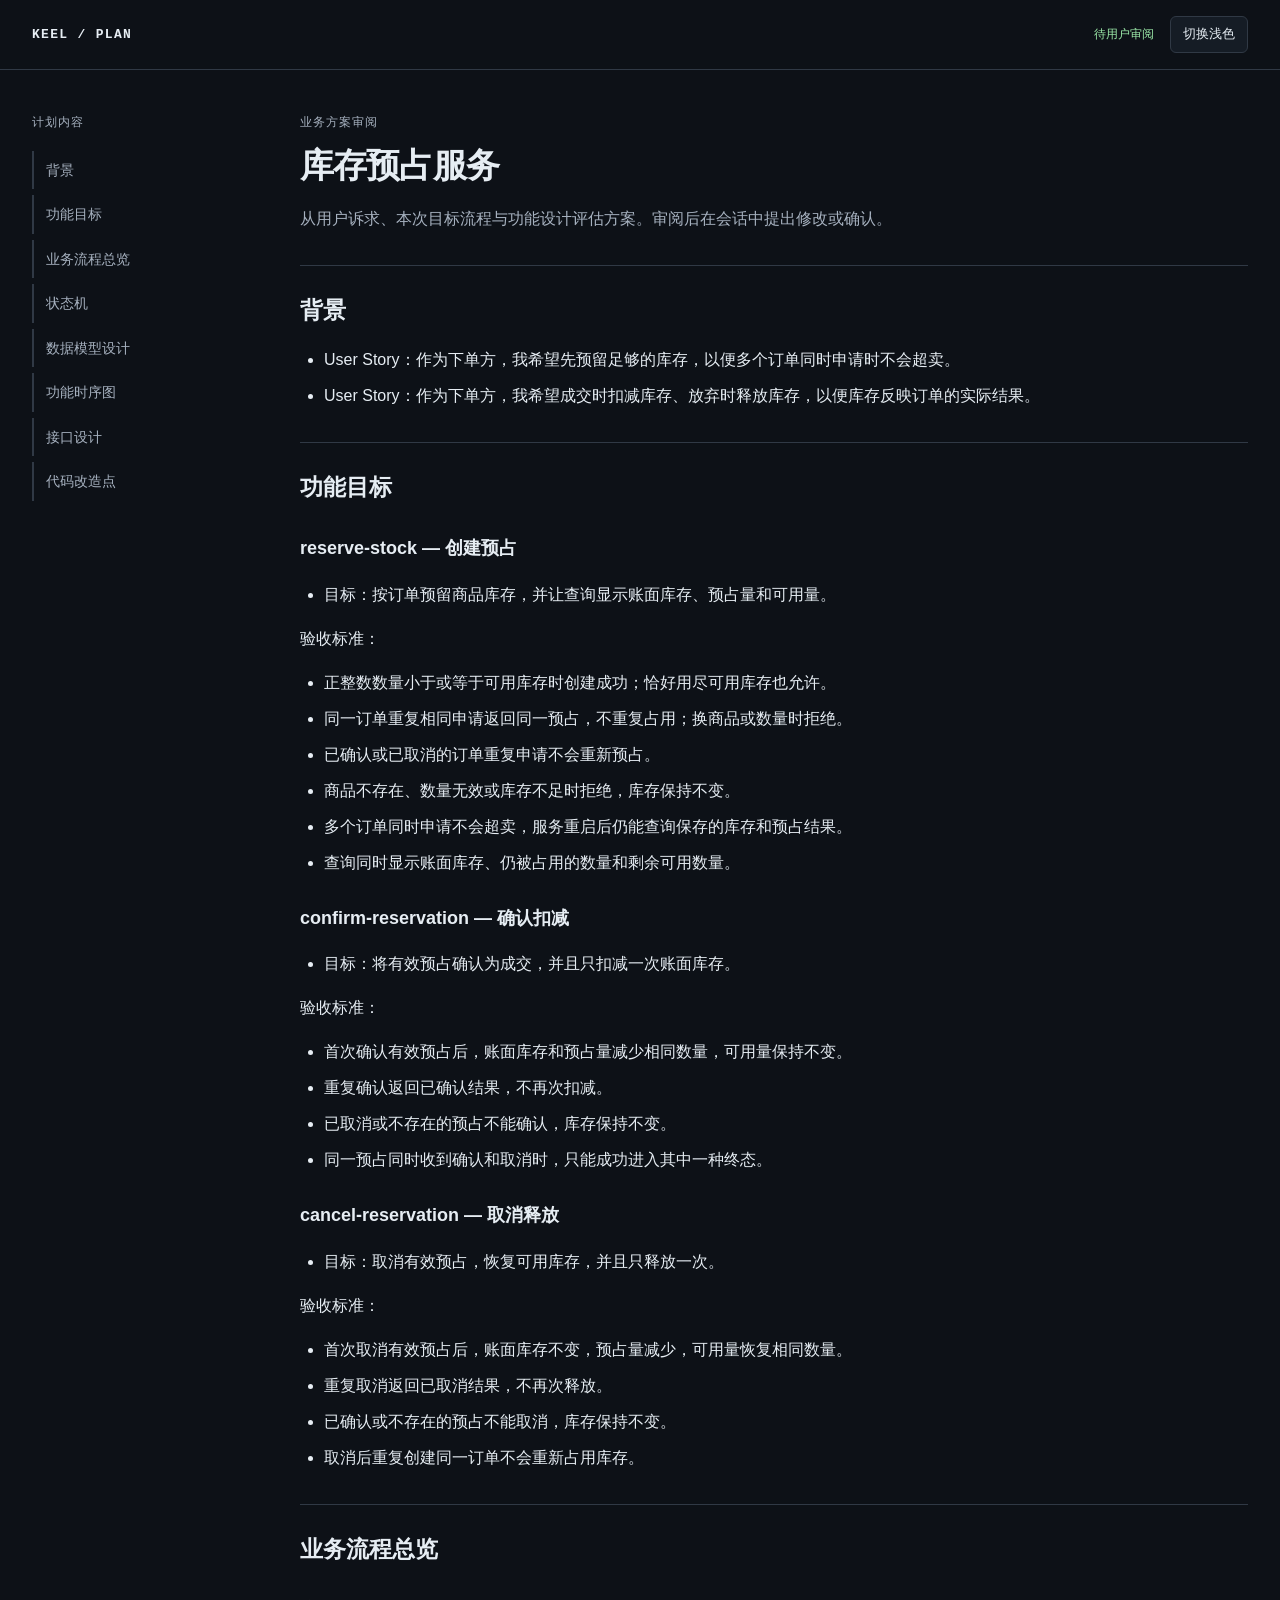
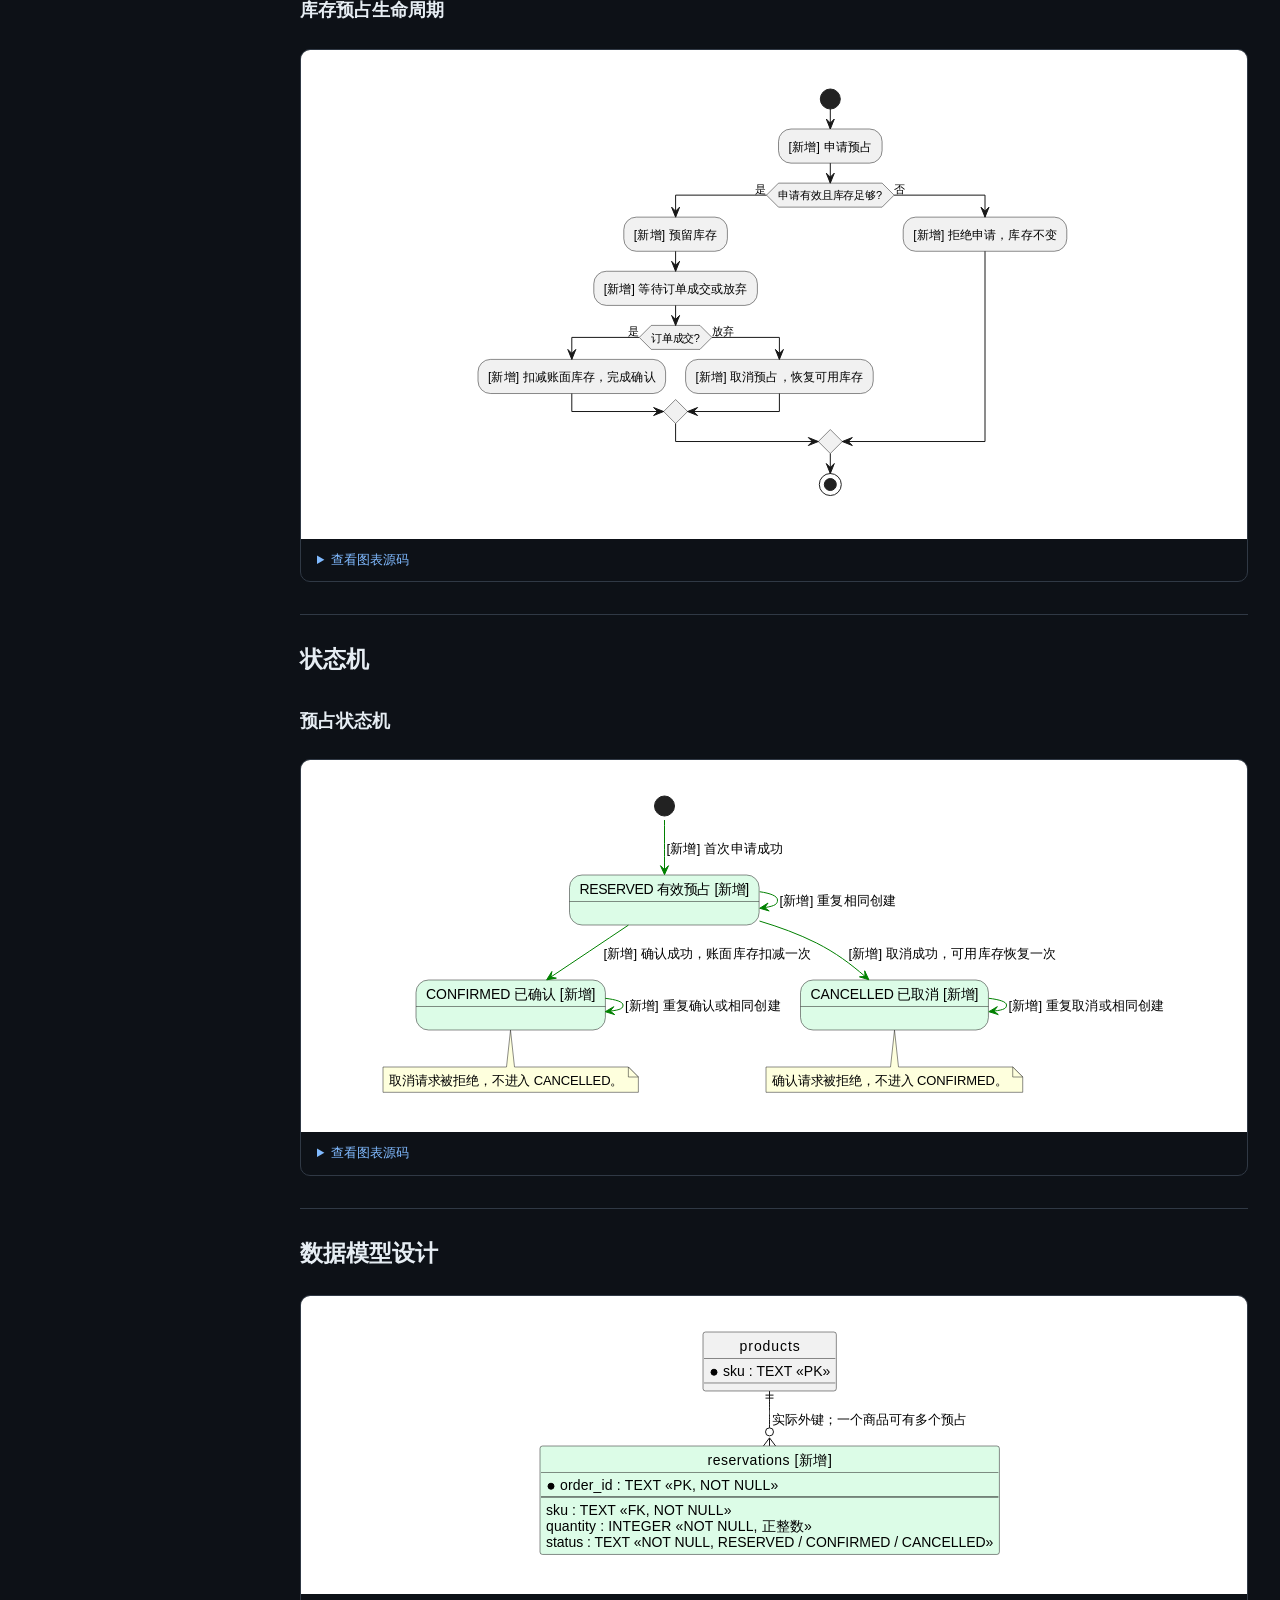
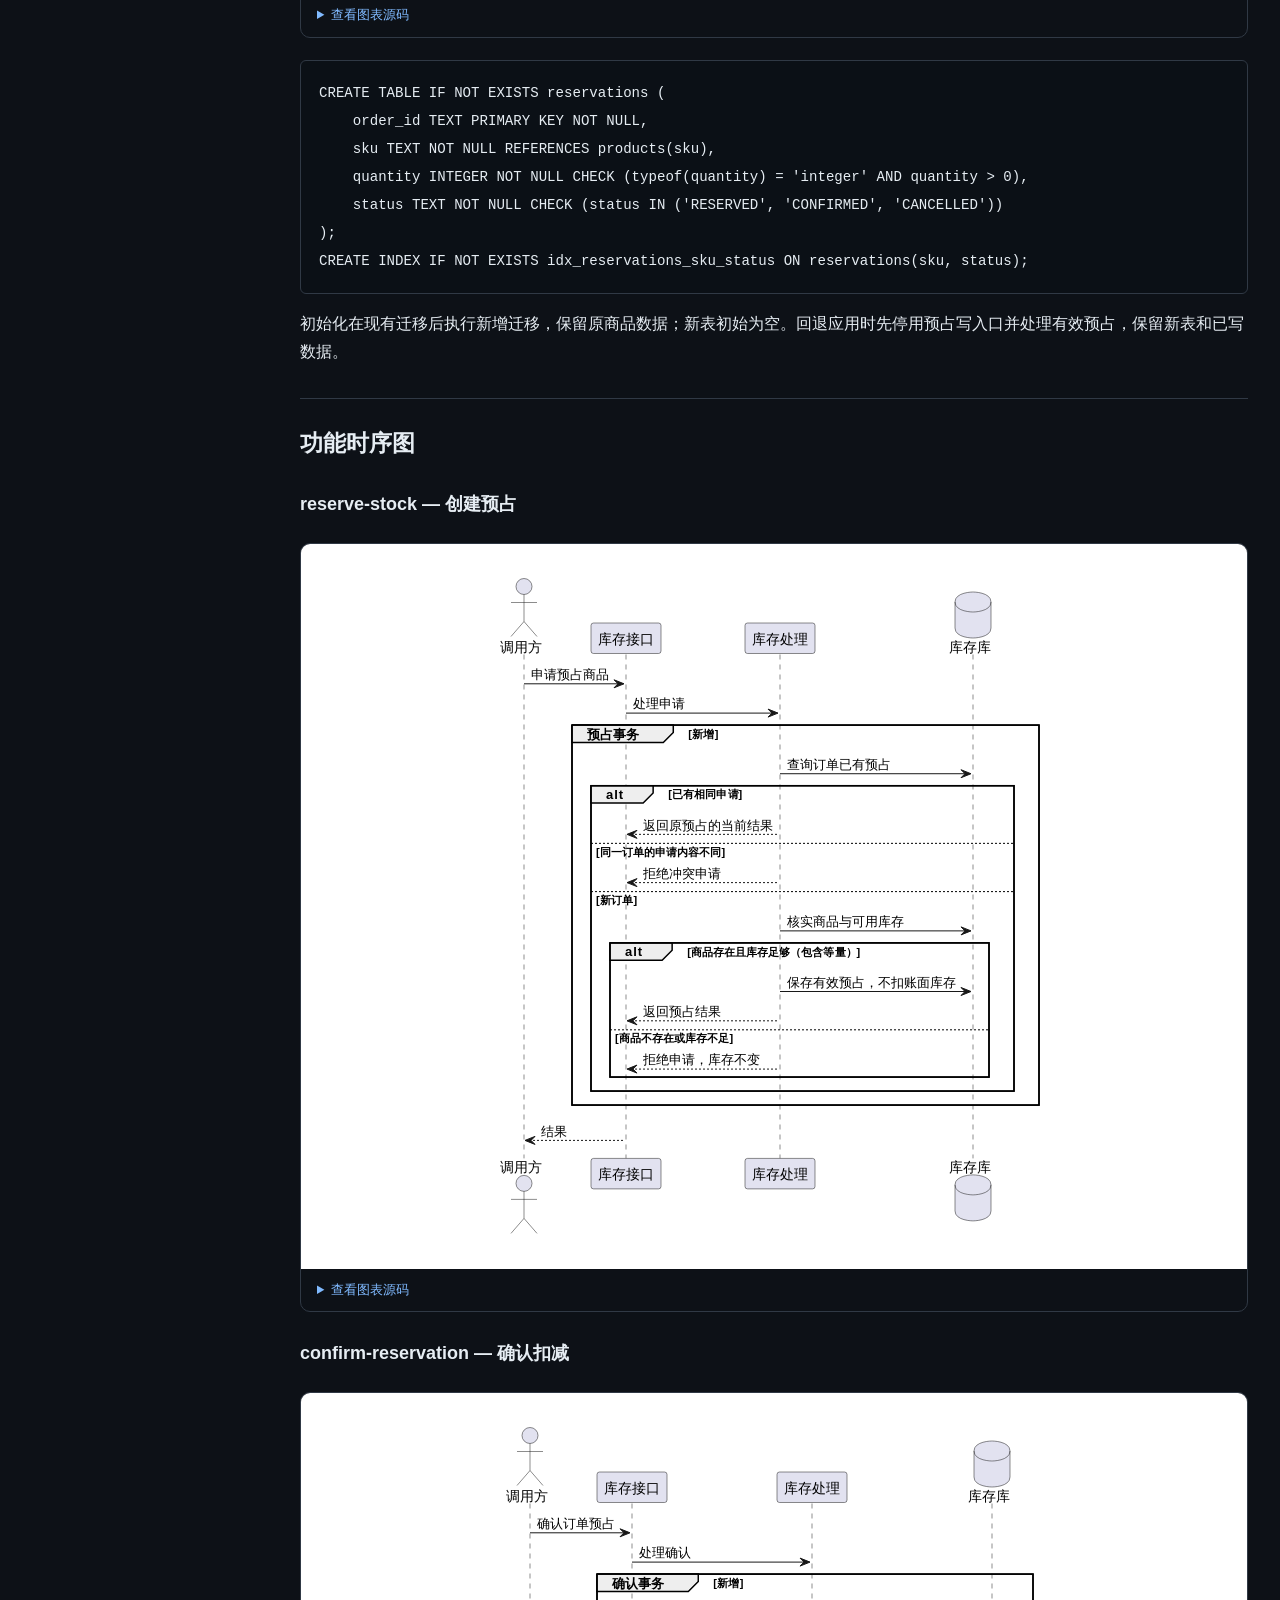
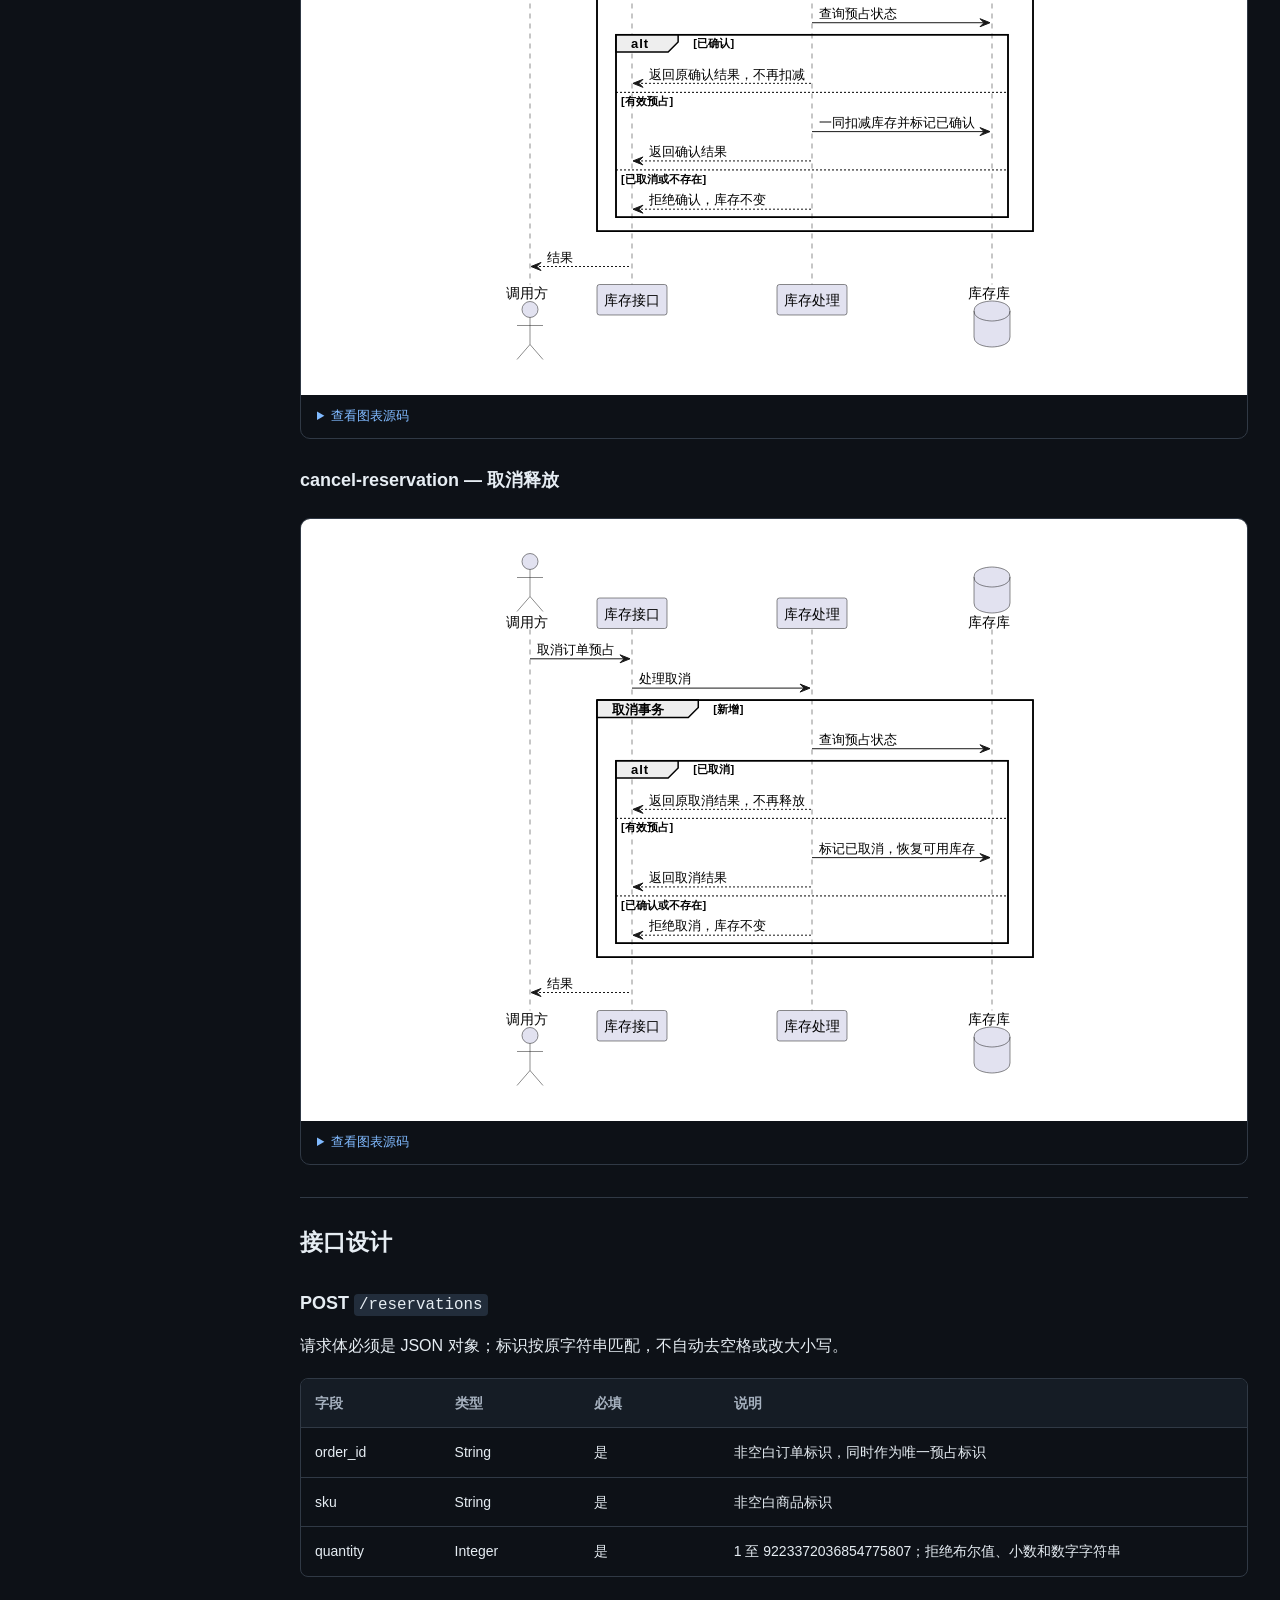
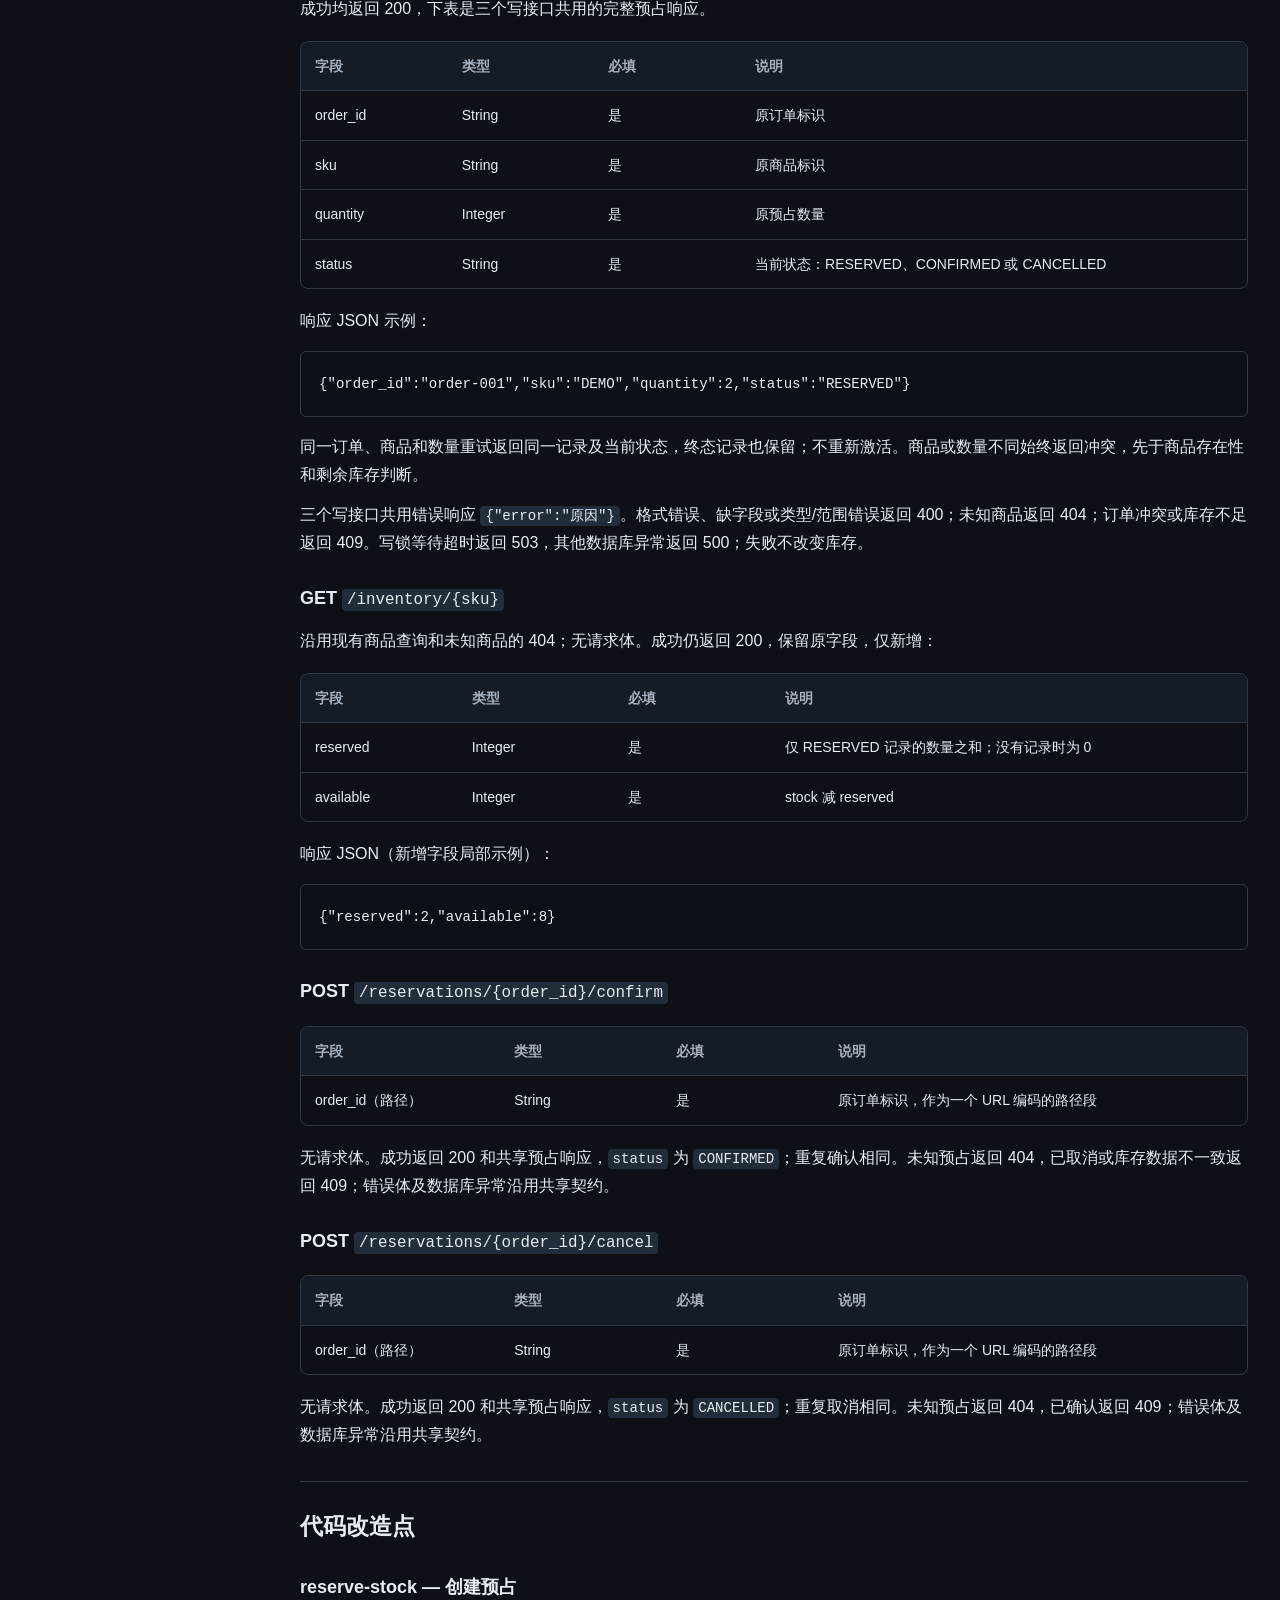
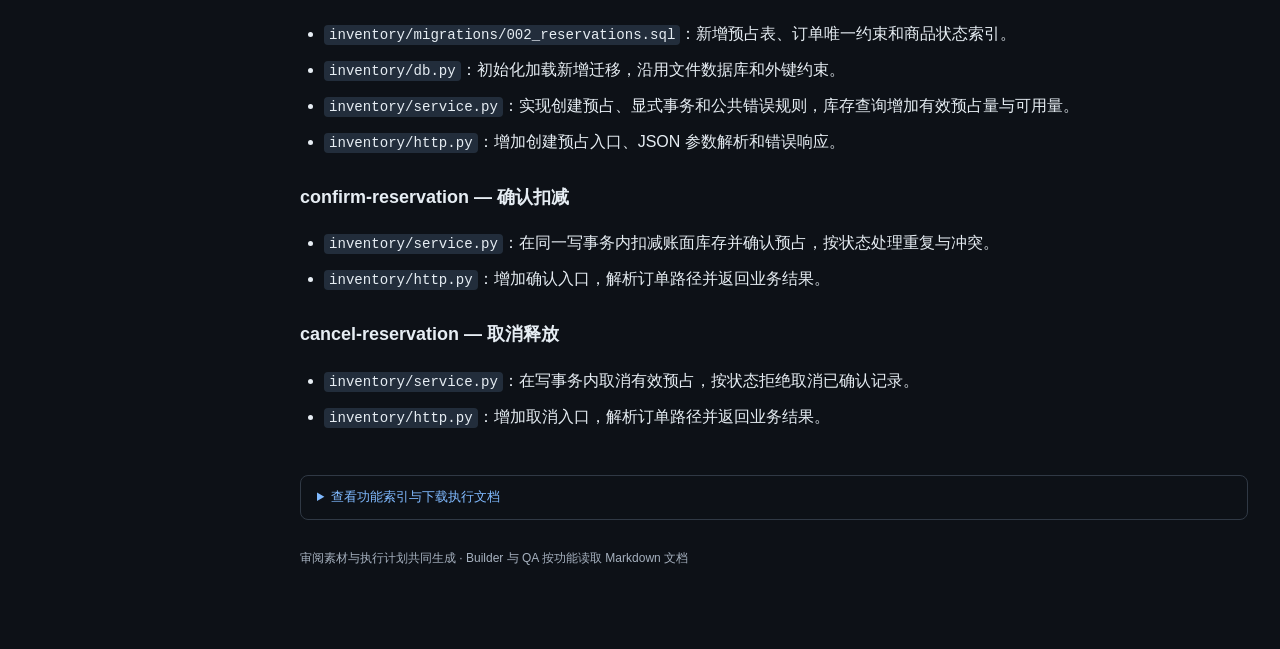
<file: keel-test/.keel/plans/inventory-reservations.html>
<!doctype html>
<html lang="zh-CN" data-theme="dark">
<head>
  <meta charset="utf-8">
  <meta name="viewport" content="width=device-width, initial-scale=1">
  <meta http-equiv="Content-Security-Policy" content="default-src 'none'; script-src 'sha256-0wesMuKAVSl74myctRhveIy+bQia3INX302+7nS8j5E='; style-src 'unsafe-inline'; img-src data:; base-uri 'none'; form-action 'none'">
  <title>库存预占服务 · Keel Plan</title>
  <style>
    :root { color-scheme:dark; --bg:#0d1117; --surface:#151c25; --line:#303945; --text:#e6edf3; --muted:#a6b1bf; --accent:#80baff; --code-bg:#0b1016; --inline-code:#222d3b; --status:#9be9a8; }
    :root[data-theme="light"] { color-scheme:light; --bg:#fff; --surface:#f6f8fa; --line:#d0d7de; --text:#1f2328; --muted:#59636e; --accent:#0969da; --code-bg:#f6f8fa; --inline-code:#eaeef2; --status:#1a7f37; }
    * { box-sizing:border-box; }
    html { scroll-behavior:smooth; scroll-padding-top:90px; }
    body { margin:0; background:var(--bg); color:var(--text); font:16px/1.75 -apple-system,BlinkMacSystemFont,"Segoe UI","PingFang SC","Microsoft YaHei",sans-serif; }
    a { color:var(--accent); text-underline-offset:4px; }
    a:focus-visible,summary:focus-visible,button:focus-visible { outline:2px solid var(--accent); outline-offset:4px; }
    .topbar { border-bottom:1px solid var(--line); padding:16px 32px; display:flex; align-items:center; flex-wrap:wrap; justify-content:space-between; background:var(--bg); gap:12px 20px; }
    .topbar-actions { display:flex; align-items:center; gap:16px; }
    .theme-toggle { font:inherit; font-size:13px; color:var(--text); background:var(--surface); border:1px solid var(--line); border-radius:6px; padding:6px 12px; min-height:36px; cursor:pointer; }
    .theme-toggle:hover { border-color:var(--accent); }
    .brand { font:600 13px/1.8 ui-monospace,monospace; letter-spacing:.1em; }
    .status { color:var(--status); font-size:12px; }
    .layout { display:grid; grid-template-columns:220px minmax(0,1fr); max-width:1440px; margin:auto; gap:48px; padding:42px 32px 80px; }
    aside { position:sticky; top:24px; align-self:start; max-height:calc(100vh - 48px); overflow:auto; }
    .nav-label,.eyebrow { color:var(--muted); font-size:12px; letter-spacing:.08em; }
    nav { margin-top:18px; display:grid; gap:6px; }
    nav a { color:var(--muted); text-decoration:none; border-left:2px solid var(--line); padding:7px 12px; font-size:14px; }
    nav a:hover { color:var(--text); border-color:var(--accent); background:var(--surface); }
    main { min-width:0; }
    h1 { font-size:34px; line-height:1.3; margin:10px 0 18px; letter-spacing:-.025em; }
    .lead { color:var(--muted); margin:0 0 24px; }
    h2 { font-size:23px; padding-top:24px; margin:32px 0 16px; border-top:1px solid var(--line); }
    h3 { font-size:18px; margin:26px 0 12px; }
    h4,h5,h6 { font-size:16px; }
    p,li { overflow-wrap:anywhere; }
    p { margin:12px 0; }
    ul,ol { padding-left:24px; }
    li { margin:8px 0; }
    code { font: .88em/1.6 ui-monospace,SFMono-Regular,Consolas,monospace; background:var(--inline-code); border-radius:4px; padding:2px 5px; }
    pre { overflow:auto; padding:18px; background:var(--code-bg); border:1px solid var(--line); border-radius:6px; }
    pre code { background:none; padding:0; white-space:pre; }
    .table-wrap { overflow:auto; border:1px solid var(--line); border-radius:8px; margin:18px 0; }
    table { width:100%; border-collapse:collapse; font-size:14px; }
    th { background:var(--surface); text-align:left; color:var(--muted); font-weight:600; }
    th,td { padding:12px 14px; border-bottom:1px solid var(--line); vertical-align:top; min-width:110px; overflow-wrap:anywhere; }
    tr:last-child td { border-bottom:0; }
    figure { margin:22px 0; border:1px solid var(--line); border-radius:10px; overflow:hidden; }
    .diagram { background:#fff; padding:24px; overflow:auto; text-align:center; }
    .diagram img { max-width:100%; height:auto; vertical-align:middle; }
    figcaption { font-size:12px; color:var(--muted); padding:9px 16px; background:var(--surface); }
    details { padding:10px 16px; }
    summary { color:var(--accent); cursor:pointer; font-size:13px; }
    blockquote { border-left:3px solid var(--accent); padding:8px 16px; margin:18px 0; color:var(--muted); background:var(--surface); }
    .source { margin-top:44px; border:1px solid var(--line); border-radius:8px; }
    .source a { display:inline-block; margin-top:16px; }
    footer { color:var(--muted); font-size:12px; margin-top:28px; }
    @media(max-width:900px) { .layout { grid-template-columns:1fr; padding:24px 18px; gap:24px; } aside { position:static; max-height:none; } nav { grid-template-columns:repeat(2,minmax(0,1fr)); } h1 { font-size:28px; } .diagram { text-align:left; } .diagram img { max-width:none; } }
    @media print { :root,:root[data-theme] { color-scheme:light; --bg:white; --text:#111; --line:#ccc; --surface:#f7f7f7; --muted:#555; --accent:#23558b; --code-bg:#f7f7f7; --inline-code:#eee; } aside,.topbar,.source { display:none; } .layout { display:block; padding:0; } figure,table { break-inside:avoid; } }
  </style>
  <script>
    (() => {
      const storageKey = 'keel-plan-theme';
      let theme = 'dark';
      try {
        const saved = localStorage.getItem(storageKey);
        if (saved === 'light' || saved === 'dark') theme = saved;
      } catch (_) {}
      document.documentElement.dataset.theme = theme;
      document.addEventListener('DOMContentLoaded', () => {
        const toggle = document.getElementById('theme-toggle');
        const update = () => {
          document.documentElement.dataset.theme = theme;
          toggle.textContent = theme === 'dark' ? '切换浅色' : '切换深色';
          toggle.setAttribute('aria-label', toggle.textContent + '模式');
        };
        toggle.addEventListener('click', () => {
          theme = theme === 'dark' ? 'light' : 'dark';
          update();
          try { localStorage.setItem(storageKey, theme); } catch (_) {}
        });
        update();
        toggle.hidden = false;
      });
    })();
  </script>
</head>
<body>
  <header class="topbar">
    <span class="brand">KEEL / PLAN</span>
    <div class="topbar-actions">
      <span class="status">待用户审阅</span>
      <button class="theme-toggle" id="theme-toggle" type="button" hidden>切换浅色</button>
    </div>
  </header>
  <div class="layout">
    <aside><div class="nav-label">计划内容</div><nav aria-label="计划章节"><a href="#section-1">背景</a>
<a href="#section-2">功能目标</a>
<a href="#section-3">业务流程总览</a>
<a href="#section-4">状态机</a>
<a href="#section-5">数据模型设计</a>
<a href="#section-6">功能时序图</a>
<a href="#section-7">接口设计</a>
<a href="#section-8">代码改造点</a></nav></aside>
    <main>
      <div class="eyebrow">业务方案审阅</div>
      <h1>库存预占服务</h1>
      <p class="lead">从用户诉求、本次目标流程与功能设计评估方案。审阅后在会话中提出修改或确认。</p>
      <article id="plan-content"><section id="section-1"><h2>背景</h2>
<ul>
<li>User Story：作为下单方，我希望先预留足够的库存，以便多个订单同时申请时不会超卖。</li>
<li>User Story：作为下单方，我希望成交时扣减库存、放弃时释放库存，以便库存反映订单的实际结果。</li>
</ul>
</section>
<section id="section-2"><h2>功能目标</h2>
<h3>reserve-stock — 创建预占</h3>
<ul>
<li>目标：按订单预留商品库存，并让查询显示账面库存、预占量和可用量。</li>
</ul>
<p>验收标准：</p>
<ul>
<li>正整数数量小于或等于可用库存时创建成功；恰好用尽可用库存也允许。</li>
<li>同一订单重复相同申请返回同一预占，不重复占用；换商品或数量时拒绝。</li>
<li>已确认或已取消的订单重复申请不会重新预占。</li>
<li>商品不存在、数量无效或库存不足时拒绝，库存保持不变。</li>
<li>多个订单同时申请不会超卖，服务重启后仍能查询保存的库存和预占结果。</li>
<li>查询同时显示账面库存、仍被占用的数量和剩余可用数量。</li>
</ul>
<h3>confirm-reservation — 确认扣减</h3>
<ul>
<li>目标：将有效预占确认为成交，并且只扣减一次账面库存。</li>
</ul>
<p>验收标准：</p>
<ul>
<li>首次确认有效预占后，账面库存和预占量减少相同数量，可用量保持不变。</li>
<li>重复确认返回已确认结果，不再次扣减。</li>
<li>已取消或不存在的预占不能确认，库存保持不变。</li>
<li>同一预占同时收到确认和取消时，只能成功进入其中一种终态。</li>
</ul>
<h3>cancel-reservation — 取消释放</h3>
<ul>
<li>目标：取消有效预占，恢复可用库存，并且只释放一次。</li>
</ul>
<p>验收标准：</p>
<ul>
<li>首次取消有效预占后，账面库存不变，预占量减少，可用量恢复相同数量。</li>
<li>重复取消返回已取消结果，不再次释放。</li>
<li>已确认或不存在的预占不能取消，库存保持不变。</li>
<li>取消后重复创建同一订单不会重新占用库存。</li>
</ul>
</section>
<section id="section-3"><h2>业务流程总览</h2>
<h3>库存预占生命周期</h3>
<figure><div class="diagram"><img src="[data-uri]" alt="业务流程总览 1" /></div><details><summary>查看图表源码</summary><pre><code>@startuml
start
:[新增] 申请预占;
if (申请有效且库存足够?) then (是)
  :[新增] 预留库存;
  :[新增] 等待订单成交或放弃;
  if (订单成交?) then (是)
    :[新增] 扣减账面库存，完成确认;
  else (放弃)
    :[新增] 取消预占，恢复可用库存;
  endif
else (否)
  :[新增] 拒绝申请，库存不变;
endif
stop
@enduml</code></pre></details></figure>

</section>
<section id="section-4"><h2>状态机</h2>
<h3>预占状态机</h3>
<figure><div class="diagram"><img src="[data-uri]" alt="状态机 2" /></div><details><summary>查看图表源码</summary><pre><code>@startuml
state &quot;RESERVED 有效预占 [新增]&quot; as RESERVED #DCFCE7
state &quot;CONFIRMED 已确认 [新增]&quot; as CONFIRMED #DCFCE7
state &quot;CANCELLED 已取消 [新增]&quot; as CANCELLED #DCFCE7
[*] -[#green]-&gt; RESERVED : [新增] 首次申请成功
RESERVED -[#green]-&gt; CONFIRMED : [新增] 确认成功，账面库存扣减一次
RESERVED -[#green]-&gt; CANCELLED : [新增] 取消成功，可用库存恢复一次
RESERVED -[#green]-&gt; RESERVED : [新增] 重复相同创建
CONFIRMED -[#green]-&gt; CONFIRMED : [新增] 重复确认或相同创建
CANCELLED -[#green]-&gt; CANCELLED : [新增] 重复取消或相同创建
note bottom of CONFIRMED
取消请求被拒绝，不进入 CANCELLED。
end note
note bottom of CANCELLED
确认请求被拒绝，不进入 CONFIRMED。
end note
@enduml</code></pre></details></figure>
</section>
<section id="section-5"><h2>数据模型设计</h2>

<figure><div class="diagram"><img src="[data-uri]" alt="数据模型设计 3" /></div><details><summary>查看图表源码</summary><pre><code>@startuml
hide circle
entity &quot;products&quot; as products {
  * sku : TEXT &lt;&lt;PK&gt;&gt;
}
entity &quot;reservations [新增]&quot; as reservations #DCFCE7 {
  * order_id : TEXT &lt;&lt;PK, NOT NULL&gt;&gt;
  --
  sku : TEXT &lt;&lt;FK, NOT NULL&gt;&gt;
  quantity : INTEGER &lt;&lt;NOT NULL, 正整数&gt;&gt;
  status : TEXT &lt;&lt;NOT NULL, RESERVED / CONFIRMED / CANCELLED&gt;&gt;
}
products ||--o{ reservations : 实际外键；一个商品可有多个预占
@enduml</code></pre></details></figure>

<pre><code>CREATE TABLE IF NOT EXISTS reservations (
    order_id TEXT PRIMARY KEY NOT NULL,
    sku TEXT NOT NULL REFERENCES products(sku),
    quantity INTEGER NOT NULL CHECK (typeof(quantity) = &#x27;integer&#x27; AND quantity &gt; 0),
    status TEXT NOT NULL CHECK (status IN (&#x27;RESERVED&#x27;, &#x27;CONFIRMED&#x27;, &#x27;CANCELLED&#x27;))
);
CREATE INDEX IF NOT EXISTS idx_reservations_sku_status ON reservations(sku, status);</code></pre>
<p>初始化在现有迁移后执行新增迁移，保留原商品数据；新表初始为空。回退应用时先停用预占写入口并处理有效预占，保留新表和已写数据。</p>
</section>
<section id="section-6"><h2>功能时序图</h2>
<h3>reserve-stock — 创建预占</h3>
<figure><div class="diagram"><img src="[data-uri]" alt="功能时序图 4" /></div><details><summary>查看图表源码</summary><pre><code>@startuml
actor 调用方 as Caller
participant 库存接口 as API
participant 库存处理 as Service
database 库存库 as DB
Caller -&gt; API : 申请预占商品
API -&gt; Service : 处理申请
group 预占事务 [新增]
  Service -&gt; DB : 查询订单已有预占
  alt 已有相同申请
    Service --&gt; API : 返回原预占的当前结果
  else 同一订单的申请内容不同
    Service --&gt; API : 拒绝冲突申请
  else 新订单
    Service -&gt; DB : 核实商品与可用库存
    alt 商品存在且库存足够（包含等量）
      Service -&gt; DB : 保存有效预占，不扣账面库存
      Service --&gt; API : 返回预占结果
    else 商品不存在或库存不足
      Service --&gt; API : 拒绝申请，库存不变
    end
  end
end
API --&gt; Caller : 结果
@enduml</code></pre></details></figure>
<h3>confirm-reservation — 确认扣减</h3>
<figure><div class="diagram"><img src="[data-uri]" alt="功能时序图 5" /></div><details><summary>查看图表源码</summary><pre><code>@startuml
actor 调用方 as Caller
participant 库存接口 as API
participant 库存处理 as Service
database 库存库 as DB
Caller -&gt; API : 确认订单预占
API -&gt; Service : 处理确认
group 确认事务 [新增]
  Service -&gt; DB : 查询预占状态
  alt 已确认
    Service --&gt; API : 返回原确认结果，不再扣减
  else 有效预占
    Service -&gt; DB : 一同扣减库存并标记已确认
    Service --&gt; API : 返回确认结果
  else 已取消或不存在
    Service --&gt; API : 拒绝确认，库存不变
  end
end
API --&gt; Caller : 结果
@enduml</code></pre></details></figure>
<h3>cancel-reservation — 取消释放</h3>
<figure><div class="diagram"><img src="[data-uri]" alt="功能时序图 6" /></div><details><summary>查看图表源码</summary><pre><code>@startuml
actor 调用方 as Caller
participant 库存接口 as API
participant 库存处理 as Service
database 库存库 as DB
Caller -&gt; API : 取消订单预占
API -&gt; Service : 处理取消
group 取消事务 [新增]
  Service -&gt; DB : 查询预占状态
  alt 已取消
    Service --&gt; API : 返回原取消结果，不再释放
  else 有效预占
    Service -&gt; DB : 标记已取消，恢复可用库存
    Service --&gt; API : 返回取消结果
  else 已确认或不存在
    Service --&gt; API : 拒绝取消，库存不变
  end
end
API --&gt; Caller : 结果
@enduml</code></pre></details></figure>
</section>
<section id="section-7"><h2>接口设计</h2>
<h3>POST <code>/reservations</code></h3>
<p>请求体必须是 JSON 对象；标识按原字符串匹配，不自动去空格或改大小写。</p>
<div class="table-wrap"><table><thead><tr><th>字段</th><th>类型</th><th>必填</th><th>说明</th></tr></thead><tbody>
<tr><td>order_id</td><td>String</td><td>是</td><td>非空白订单标识，同时作为唯一预占标识</td></tr>
<tr><td>sku</td><td>String</td><td>是</td><td>非空白商品标识</td></tr>
<tr><td>quantity</td><td>Integer</td><td>是</td><td>1 至 9223372036854775807；拒绝布尔值、小数和数字字符串</td></tr>
</tbody></table></div>
<p>成功均返回 200，下表是三个写接口共用的完整预占响应。</p>
<div class="table-wrap"><table><thead><tr><th>字段</th><th>类型</th><th>必填</th><th>说明</th></tr></thead><tbody>
<tr><td>order_id</td><td>String</td><td>是</td><td>原订单标识</td></tr>
<tr><td>sku</td><td>String</td><td>是</td><td>原商品标识</td></tr>
<tr><td>quantity</td><td>Integer</td><td>是</td><td>原预占数量</td></tr>
<tr><td>status</td><td>String</td><td>是</td><td>当前状态：RESERVED、CONFIRMED 或 CANCELLED</td></tr>
</tbody></table></div>
<p>响应 JSON 示例：</p>
<pre><code>{&quot;order_id&quot;:&quot;order-001&quot;,&quot;sku&quot;:&quot;DEMO&quot;,&quot;quantity&quot;:2,&quot;status&quot;:&quot;RESERVED&quot;}</code></pre>
<p>同一订单、商品和数量重试返回同一记录及当前状态，终态记录也保留；不重新激活。商品或数量不同始终返回冲突，先于商品存在性和剩余库存判断。</p>
<p>三个写接口共用错误响应 <code>{&quot;error&quot;:&quot;原因&quot;}</code>。格式错误、缺字段或类型/范围错误返回 400；未知商品返回 404；订单冲突或库存不足返回 409。写锁等待超时返回 503，其他数据库异常返回 500；失败不改变库存。</p>
<h3>GET <code>/inventory/{sku}</code></h3>
<p>沿用现有商品查询和未知商品的 404；无请求体。成功仍返回 200，保留原字段，仅新增：</p>
<div class="table-wrap"><table><thead><tr><th>字段</th><th>类型</th><th>必填</th><th>说明</th></tr></thead><tbody>
<tr><td>reserved</td><td>Integer</td><td>是</td><td>仅 RESERVED 记录的数量之和；没有记录时为 0</td></tr>
<tr><td>available</td><td>Integer</td><td>是</td><td>stock 减 reserved</td></tr>
</tbody></table></div>
<p>响应 JSON（新增字段局部示例）：</p>
<pre><code>{&quot;reserved&quot;:2,&quot;available&quot;:8}</code></pre>

<h3>POST <code>/reservations/{order_id}/confirm</code></h3>
<div class="table-wrap"><table><thead><tr><th>字段</th><th>类型</th><th>必填</th><th>说明</th></tr></thead><tbody>
<tr><td>order_id（路径）</td><td>String</td><td>是</td><td>原订单标识，作为一个 URL 编码的路径段</td></tr>
</tbody></table></div>
<p>无请求体。成功返回 200 和共享预占响应，<code>status</code> 为 <code>CONFIRMED</code>；重复确认相同。未知预占返回 404，已取消或库存数据不一致返回 409；错误体及数据库异常沿用共享契约。</p>
<h3>POST <code>/reservations/{order_id}/cancel</code></h3>
<div class="table-wrap"><table><thead><tr><th>字段</th><th>类型</th><th>必填</th><th>说明</th></tr></thead><tbody>
<tr><td>order_id（路径）</td><td>String</td><td>是</td><td>原订单标识，作为一个 URL 编码的路径段</td></tr>
</tbody></table></div>
<p>无请求体。成功返回 200 和共享预占响应，<code>status</code> 为 <code>CANCELLED</code>；重复取消相同。未知预占返回 404，已确认返回 409；错误体及数据库异常沿用共享契约。</p>
</section>
<section id="section-8"><h2>代码改造点</h2>
<h3>reserve-stock — 创建预占</h3>
<ul>
<li><code>inventory/migrations/002_reservations.sql</code>：新增预占表、订单唯一约束和商品状态索引。</li>
<li><code>inventory/db.py</code>：初始化加载新增迁移，沿用文件数据库和外键约束。</li>
<li><code>inventory/service.py</code>：实现创建预占、显式事务和公共错误规则，库存查询增加有效预占量与可用量。</li>
<li><code>inventory/http.py</code>：增加创建预占入口、JSON 参数解析和错误响应。</li>
</ul>
<h3>confirm-reservation — 确认扣减</h3>
<ul>
<li><code>inventory/service.py</code>：在同一写事务内扣减账面库存并确认预占，按状态处理重复与冲突。</li>
<li><code>inventory/http.py</code>：增加确认入口，解析订单路径并返回业务结果。</li>
</ul>
<h3>cancel-reservation — 取消释放</h3>
<ul>
<li><code>inventory/service.py</code>：在写事务内取消有效预占，按状态拒绝取消已确认记录。</li>
<li><code>inventory/http.py</code>：增加取消入口，解析订单路径并返回业务结果。</li>
</ul>
</section></article>
      <details class="source"><summary>查看功能索引与下载执行文档</summary>
        <a download="inventory-reservations.zip" href="[data-uri]">下载执行文档包（索引 + 各功能 MD）</a>
        <pre><code># 库存预占服务

## 功能目标

### reserve-stock — 创建预占

- 文档：[reserve-stock](inventory-reservations.features/reserve-stock.md)
- 依赖：无
- 目标：按订单预留商品库存，并让查询显示账面库存、预占量和可用量。

验收标准：

- 正整数数量小于或等于可用库存时创建成功；恰好用尽可用库存也允许。
- 同一订单重复相同申请返回同一预占，不重复占用；换商品或数量时拒绝。
- 已确认或已取消的订单重复申请不会重新预占。
- 商品不存在、数量无效或库存不足时拒绝，库存保持不变。
- 多个订单同时申请不会超卖，服务重启后仍能查询保存的库存和预占结果。
- 查询同时显示账面库存、仍被占用的数量和剩余可用数量。

### confirm-reservation — 确认扣减

- 文档：[confirm-reservation](inventory-reservations.features/confirm-reservation.md)
- 依赖：reserve-stock
- 目标：将有效预占确认为成交，并且只扣减一次账面库存。

验收标准：

- 首次确认有效预占后，账面库存和预占量减少相同数量，可用量保持不变。
- 重复确认返回已确认结果，不再次扣减。
- 已取消或不存在的预占不能确认，库存保持不变。
- 同一预占同时收到确认和取消时，只能成功进入其中一种终态。

### cancel-reservation — 取消释放

- 文档：[cancel-reservation](inventory-reservations.features/cancel-reservation.md)
- 依赖：reserve-stock
- 目标：取消有效预占，恢复可用库存，并且只释放一次。

验收标准：

- 首次取消有效预占后，账面库存不变，预占量减少，可用量恢复相同数量。
- 重复取消返回已取消结果，不再次释放。
- 已确认或不存在的预占不能取消，库存保持不变。
- 取消后重复创建同一订单不会重新占用库存。
</code></pre>
      </details>
      <footer>审阅素材与执行计划共同生成 · Builder 与 QA 按功能读取 Markdown 文档</footer>
    </main>
  </div>
</body>
</html>
</file>
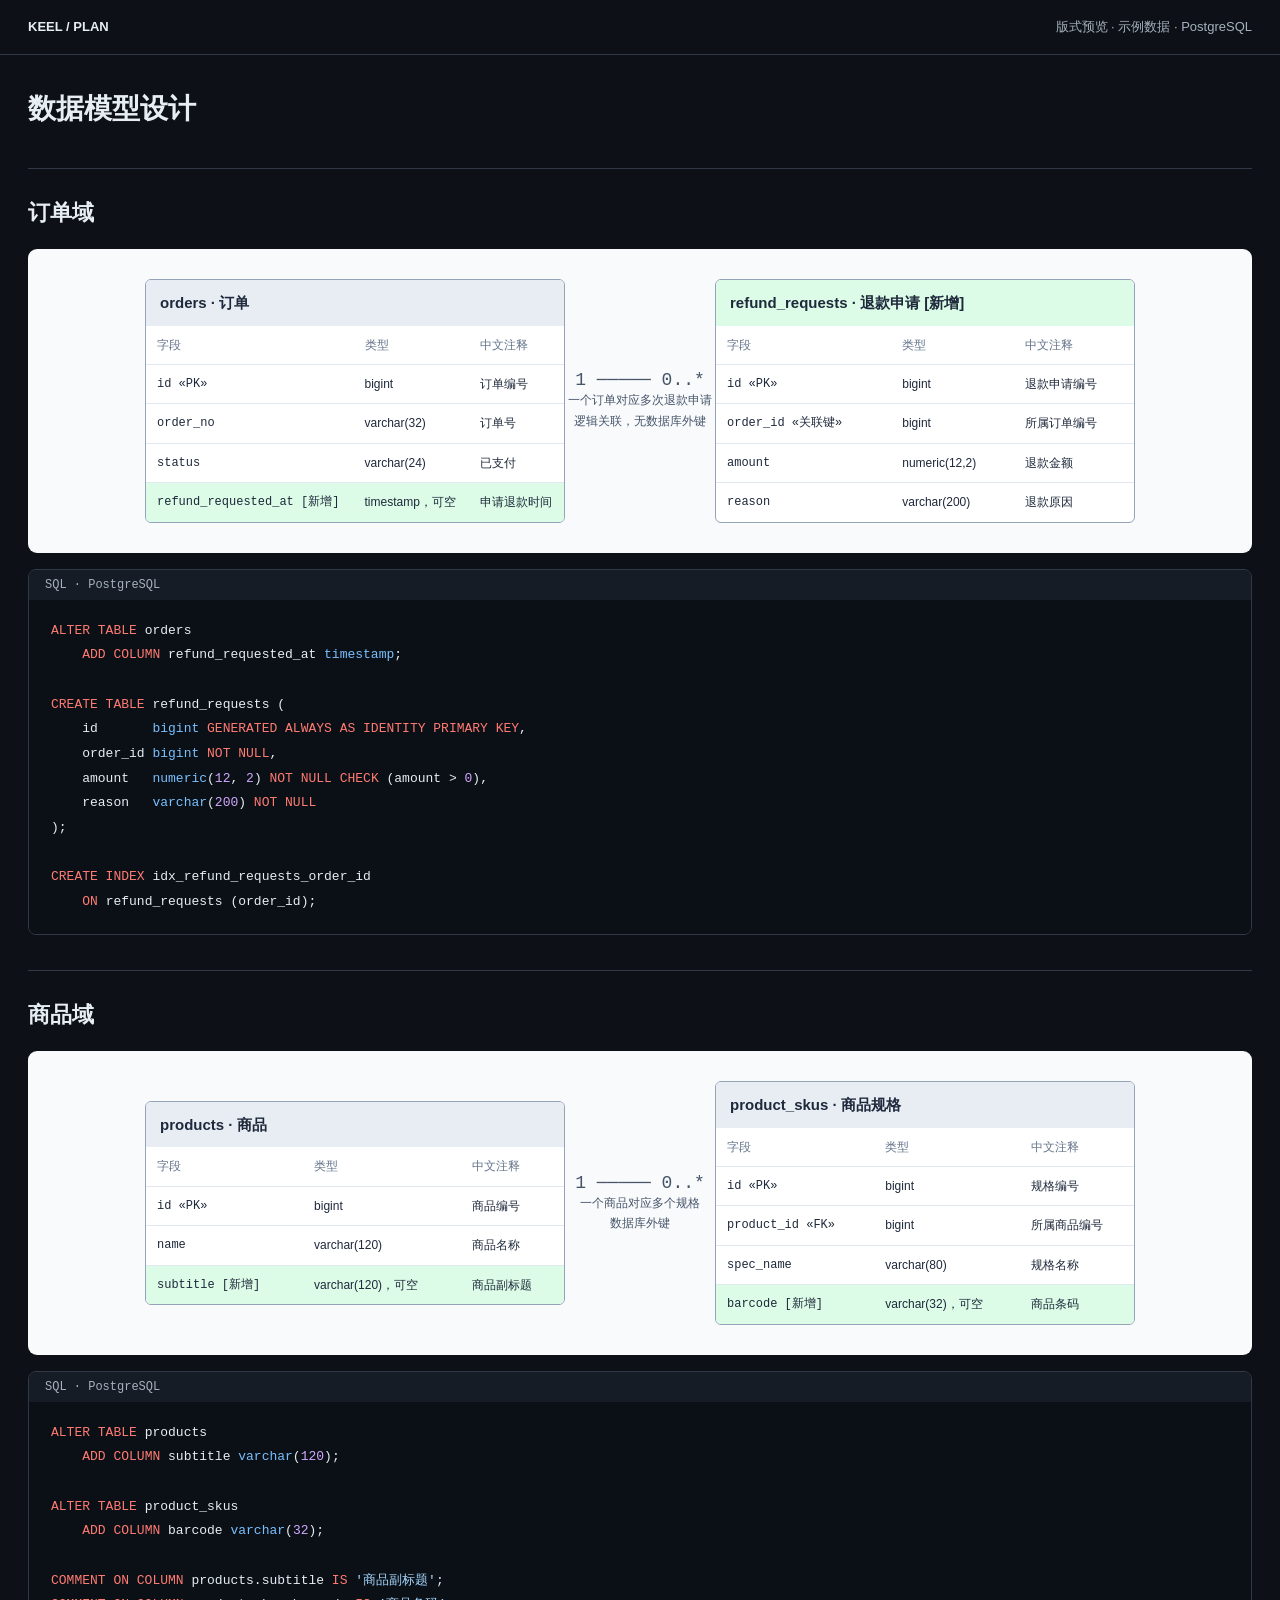
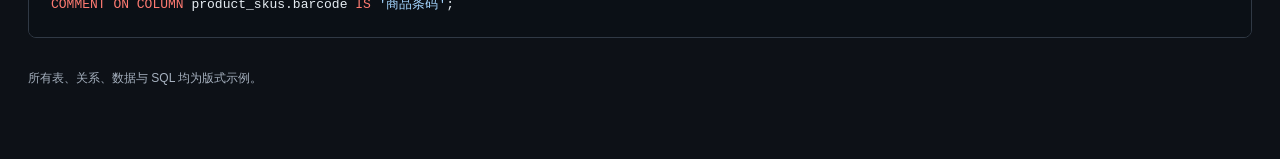
<file: keel-plan/skills/keel-plan/assets/data-model-example.html>
<!DOCTYPE html>
<html lang="zh-CN"><head><meta charset="utf-8"><meta name="viewport" content="width=device-width,initial-scale=1"><title>Keel · 按领域展示数据模型</title><style>
*{box-sizing:border-box}body{margin:0;background:#0d1117;color:#e6edf3;font:15px/1.7 -apple-system,BlinkMacSystemFont,"PingFang SC",sans-serif}header{padding:16px 28px;border-bottom:1px solid #303945;display:flex;justify-content:space-between;font-size:13px}header span{color:#a6b1bf}main{max-width:1280px;margin:auto;padding:30px 28px 70px}h1{font-size:28px;margin:0 0 24px}h2{font-size:22px;margin:35px 0 18px;border-top:1px solid #303945;padding-top:25px}.canvas{background:#f8fafc;padding:30px 24px;border-radius:9px;overflow:auto}.graph{display:flex;align-items:center;justify-content:center;min-width:1000px}.entity{border:1px solid #94a3b8;border-radius:6px;background:white;color:#1e293b;min-width:420px;overflow:hidden}.title{background:#e8edf4;padding:10px 14px;font-weight:650}.new{background:#dcfce7}table{border-collapse:collapse;width:100%;font-size:12px}th,td{padding:9px 11px;text-align:left;border-bottom:1px solid #e2e8f0;white-space:nowrap}th{color:#64748b;font-weight:500}tr:last-child td{border-bottom:0}td:first-child{font-family:ui-monospace,monospace}.relation{min-width:150px;text-align:center;color:#475569;font-size:12px}.relation b{font:18px ui-monospace,monospace;display:block;white-space:nowrap}.sql{margin-top:16px;border:1px solid #303945;border-radius:8px;overflow:hidden}.sql-label{padding:8px 16px;background:#151c25;color:#a6b1bf;font:12px ui-monospace,monospace}pre{margin:0;padding:19px 22px;overflow:auto;background:#0b1016;font:13px/1.9 ui-monospace,monospace;tab-size:4}.kw{color:#ff7b72}.type{color:#79c0ff}.str{color:#a5d6ff}.num{color:#d2a8ff}.comment{color:#8b949e}footer{color:#a6b1bf;font-size:12px;margin-top:30px}@media(max-width:700px){main{padding:22px 16px}.canvas{padding:18px 12px}}
</style></head><body><header><b>KEEL / PLAN</b><span>版式预览 · 示例数据 · PostgreSQL</span></header><main>
<h1>数据模型设计</h1>
<h2>订单域</h2>
<div class="canvas"><div class="graph">
<div class="entity"><div class="title">orders · 订单</div><table><thead><tr><th>字段</th><th>类型</th><th>中文注释</th></tr></thead><tbody>
<tr><td>id «PK»</td><td>bigint</td><td>订单编号</td></tr>
<tr><td>order_no</td><td>varchar(32)</td><td>订单号</td></tr>
<tr><td>status</td><td>varchar(24)</td><td>已支付</td></tr>
<tr class="new"><td>refund_requested_at [新增]</td><td>timestamp，可空</td><td>申请退款时间</td></tr>
</tbody></table></div>
<div class="relation"><b>1 ───── 0..*</b>一个订单对应多次退款申请<br>逻辑关联，无数据库外键</div>
<div class="entity"><div class="title new">refund_requests · 退款申请 [新增]</div><table><thead><tr><th>字段</th><th>类型</th><th>中文注释</th></tr></thead><tbody>
<tr><td>id «PK»</td><td>bigint</td><td>退款申请编号</td></tr>
<tr><td>order_id «关联键»</td><td>bigint</td><td>所属订单编号</td></tr>
<tr><td>amount</td><td>numeric(12,2)</td><td>退款金额</td></tr>
<tr><td>reason</td><td>varchar(200)</td><td>退款原因</td></tr>
</tbody></table></div>
</div></div>
<div class="sql"><div class="sql-label">SQL · PostgreSQL</div><pre><code><span class="kw">ALTER TABLE</span> orders
    <span class="kw">ADD COLUMN</span> refund_requested_at <span class="type">timestamp</span>;

<span class="kw">CREATE TABLE</span> refund_requests (
    id       <span class="type">bigint</span> <span class="kw">GENERATED ALWAYS AS IDENTITY PRIMARY KEY</span>,
    order_id <span class="type">bigint</span> <span class="kw">NOT NULL</span>,
    amount   <span class="type">numeric</span>(<span class="num">12</span>, <span class="num">2</span>) <span class="kw">NOT NULL CHECK</span> (amount &gt; <span class="num">0</span>),
    reason   <span class="type">varchar</span>(<span class="num">200</span>) <span class="kw">NOT NULL</span>
);

<span class="kw">CREATE INDEX</span> idx_refund_requests_order_id
    <span class="kw">ON</span> refund_requests (order_id);</code></pre></div>
<h2>商品域</h2>
<div class="canvas"><div class="graph">
<div class="entity"><div class="title">products · 商品</div><table><thead><tr><th>字段</th><th>类型</th><th>中文注释</th></tr></thead><tbody>
<tr><td>id «PK»</td><td>bigint</td><td>商品编号</td></tr>
<tr><td>name</td><td>varchar(120)</td><td>商品名称</td></tr>
<tr class="new"><td>subtitle [新增]</td><td>varchar(120)，可空</td><td>商品副标题</td></tr>
</tbody></table></div>
<div class="relation"><b>1 ───── 0..*</b>一个商品对应多个规格<br>数据库外键</div>
<div class="entity"><div class="title">product_skus · 商品规格</div><table><thead><tr><th>字段</th><th>类型</th><th>中文注释</th></tr></thead><tbody>
<tr><td>id «PK»</td><td>bigint</td><td>规格编号</td></tr>
<tr><td>product_id «FK»</td><td>bigint</td><td>所属商品编号</td></tr>
<tr><td>spec_name</td><td>varchar(80)</td><td>规格名称</td></tr>
<tr class="new"><td>barcode [新增]</td><td>varchar(32)，可空</td><td>商品条码</td></tr>
</tbody></table></div>
</div></div>
<div class="sql"><div class="sql-label">SQL · PostgreSQL</div><pre><code><span class="kw">ALTER TABLE</span> products
    <span class="kw">ADD COLUMN</span> subtitle <span class="type">varchar</span>(<span class="num">120</span>);

<span class="kw">ALTER TABLE</span> product_skus
    <span class="kw">ADD COLUMN</span> barcode <span class="type">varchar</span>(<span class="num">32</span>);

<span class="kw">COMMENT ON COLUMN</span> products.subtitle <span class="kw">IS</span> <span class="str">'商品副标题'</span>;
<span class="kw">COMMENT ON COLUMN</span> product_skus.barcode <span class="kw">IS</span> <span class="str">'商品条码'</span>;</code></pre></div>
<footer>所有表、关系、数据与 SQL 均为版式示例。</footer>
</main></body></html>
</file>
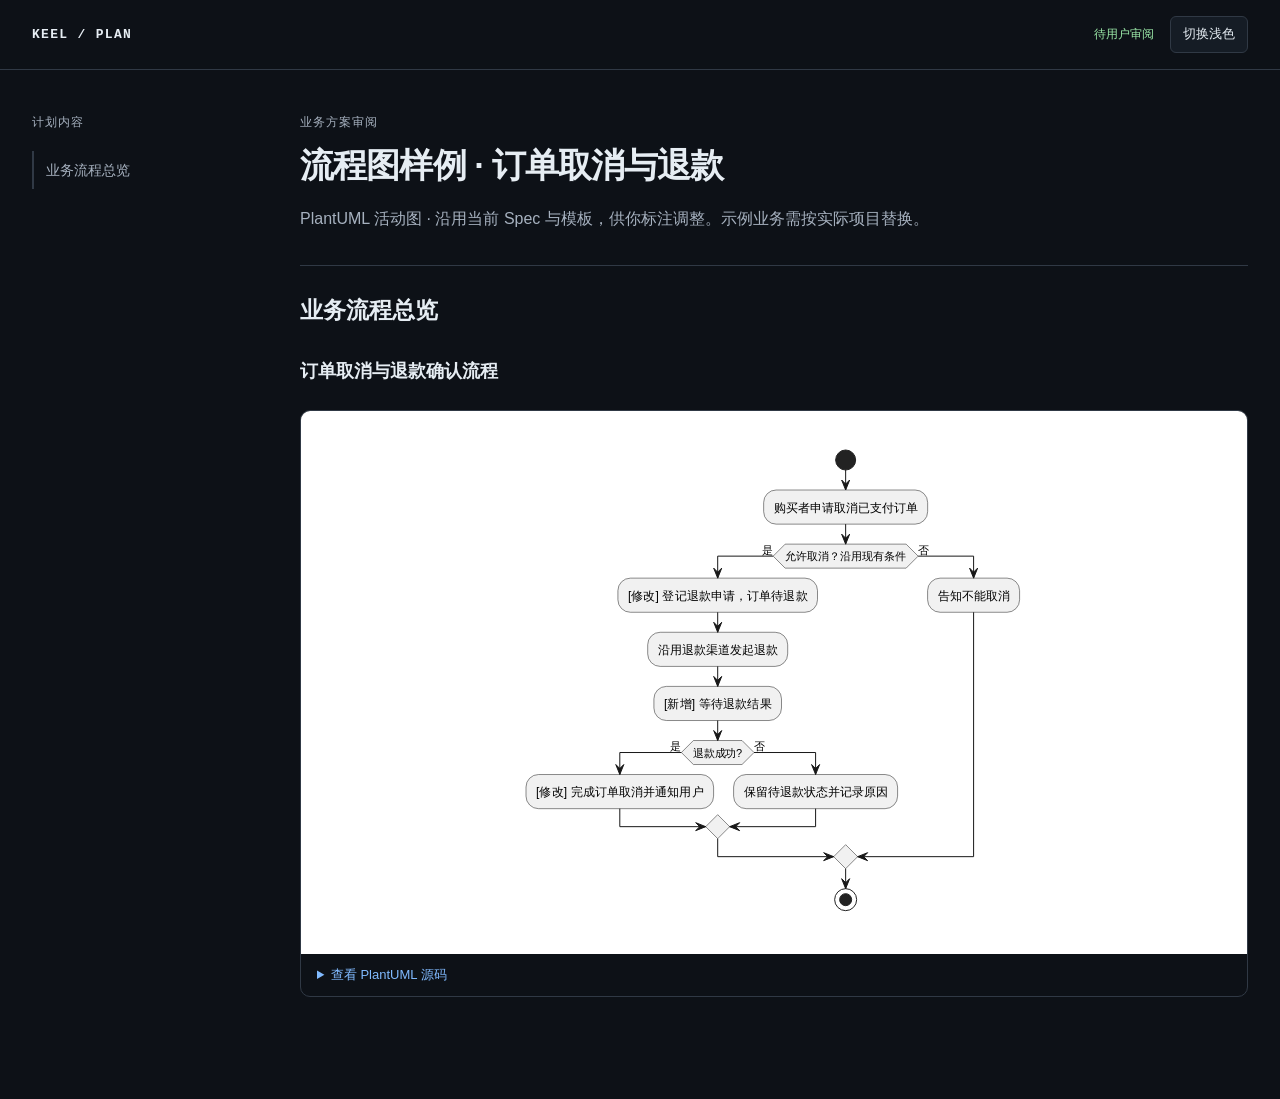
<file: keel-plan/skills/keel-plan/assets/flow-example.html>
<!doctype html>
<html lang="zh-CN" data-theme="dark">
<head>
  <meta charset="utf-8">
  <meta name="viewport" content="width=device-width, initial-scale=1">
  
  <title>流程图样例 · 订单取消与退款 · Keel Plan</title>
  <style>
    :root { color-scheme:dark; --bg:#0d1117; --surface:#151c25; --line:#303945; --text:#e6edf3; --muted:#a6b1bf; --accent:#80baff; --code-bg:#0b1016; --inline-code:#222d3b; --status:#9be9a8; }
    :root[data-theme="light"] { color-scheme:light; --bg:#fff; --surface:#f6f8fa; --line:#d0d7de; --text:#1f2328; --muted:#59636e; --accent:#0969da; --code-bg:#f6f8fa; --inline-code:#eaeef2; --status:#1a7f37; }
    * { box-sizing:border-box; }
    html { scroll-behavior:smooth; scroll-padding-top:90px; }
    body { margin:0; background:var(--bg); color:var(--text); font:16px/1.75 -apple-system,BlinkMacSystemFont,"Segoe UI","PingFang SC","Microsoft YaHei",sans-serif; }
    a { color:var(--accent); text-underline-offset:4px; }
    a:focus-visible,summary:focus-visible,button:focus-visible { outline:2px solid var(--accent); outline-offset:4px; }
    .topbar { border-bottom:1px solid var(--line); padding:16px 32px; display:flex; align-items:center; flex-wrap:wrap; justify-content:space-between; background:var(--bg); gap:12px 20px; }
    .topbar-actions { display:flex; align-items:center; gap:16px; }
    .theme-toggle { font:inherit; font-size:13px; color:var(--text); background:var(--surface); border:1px solid var(--line); border-radius:6px; padding:6px 12px; min-height:36px; cursor:pointer; }
    .theme-toggle:hover { border-color:var(--accent); }
    .brand { font:600 13px/1.8 ui-monospace,monospace; letter-spacing:.1em; }
    .status { color:var(--status); font-size:12px; }
    .layout { display:grid; grid-template-columns:220px minmax(0,1fr); max-width:1440px; margin:auto; gap:48px; padding:42px 32px 80px; }
    aside { position:sticky; top:24px; align-self:start; max-height:calc(100vh - 48px); overflow:auto; }
    .nav-label,.eyebrow { color:var(--muted); font-size:12px; letter-spacing:.08em; }
    nav { margin-top:18px; display:grid; gap:6px; }
    nav a { color:var(--muted); text-decoration:none; border-left:2px solid var(--line); padding:7px 12px; font-size:14px; }
    nav a:hover { color:var(--text); border-color:var(--accent); background:var(--surface); }
    main { min-width:0; }
    h1 { font-size:34px; line-height:1.3; margin:10px 0 18px; letter-spacing:-.025em; }
    .lead { color:var(--muted); margin:0 0 24px; }
    h2 { font-size:23px; padding-top:24px; margin:32px 0 16px; border-top:1px solid var(--line); }
    h3 { font-size:18px; margin:26px 0 12px; }
    h4,h5,h6 { font-size:16px; }
    p,li { overflow-wrap:anywhere; }
    p { margin:12px 0; }
    ul,ol { padding-left:24px; }
    li { margin:8px 0; }
    code { font: .88em/1.6 ui-monospace,SFMono-Regular,Consolas,monospace; background:var(--inline-code); border-radius:4px; padding:2px 5px; }
    pre { overflow:auto; padding:18px; background:var(--code-bg); border:1px solid var(--line); border-radius:6px; }
    pre code { background:none; padding:0; white-space:pre; }
    .sql-keyword { color:#ff7b72; } .sql-type { color:#79c0ff; }
    .sql-string { color:#a5d6ff; } .sql-number { color:#d2a8ff; } .sql-comment { color:#8b949e; }
    :root[data-theme="light"] .sql-keyword { color:#cf222e; }
    :root[data-theme="light"] .sql-type { color:#0550ae; }
    :root[data-theme="light"] .sql-string { color:#0a3069; }
    :root[data-theme="light"] .sql-number { color:#8250df; }
    :root[data-theme="light"] .sql-comment { color:#59636e; }
    .table-wrap { overflow:auto; border:1px solid var(--line); border-radius:8px; margin:18px 0; }
    table { width:100%; border-collapse:collapse; font-size:14px; }
    th { background:var(--surface); text-align:left; color:var(--muted); font-weight:600; }
    th,td { padding:12px 14px; border-bottom:1px solid var(--line); vertical-align:top; min-width:110px; overflow-wrap:anywhere; }
    tr:last-child td { border-bottom:0; }
    figure { margin:22px 0; border:1px solid var(--line); border-radius:10px; overflow:hidden; }
    .diagram { background:#fff; padding:24px; overflow:auto; text-align:center; }
    .diagram img { max-width:100%; height:auto; vertical-align:middle; }
    figcaption { font-size:12px; color:var(--muted); padding:9px 16px; background:var(--surface); }
    details { padding:10px 16px; }
    summary { color:var(--accent); cursor:pointer; font-size:13px; }
    blockquote { border-left:3px solid var(--accent); padding:8px 16px; margin:18px 0; color:var(--muted); background:var(--surface); }
    .source { margin-top:44px; border:1px solid var(--line); border-radius:8px; }
    .source a { display:inline-block; margin-top:16px; }
    footer { color:var(--muted); font-size:12px; margin-top:28px; }
    @media(max-width:900px) { .layout { grid-template-columns:1fr; padding:24px 18px; gap:24px; } aside { position:static; max-height:none; } nav { grid-template-columns:repeat(2,minmax(0,1fr)); } h1 { font-size:28px; } .diagram { text-align:left; } .diagram img { max-width:none; } }
    @media print { :root,:root[data-theme] { color-scheme:light; --bg:white; --text:#111; --line:#ccc; --surface:#f7f7f7; --muted:#555; --accent:#23558b; --code-bg:#f7f7f7; --inline-code:#eee; } aside,.topbar,.source { display:none; } .layout { display:block; padding:0; } figure,table { break-inside:avoid; } }
  </style>
  <script>
    (() => {
      const storageKey = 'keel-plan-theme';
      let theme = 'dark';
      try {
        const saved = localStorage.getItem(storageKey);
        if (saved === 'light' || saved === 'dark') theme = saved;
      } catch (_) {}
      document.documentElement.dataset.theme = theme;
      document.addEventListener('DOMContentLoaded', () => {
        const toggle = document.getElementById('theme-toggle');
        const update = () => {
          document.documentElement.dataset.theme = theme;
          toggle.textContent = theme === 'dark' ? '切换浅色' : '切换深色';
          toggle.setAttribute('aria-label', toggle.textContent + '模式');
        };
        toggle.addEventListener('click', () => {
          theme = theme === 'dark' ? 'light' : 'dark';
          update();
          try { localStorage.setItem(storageKey, theme); } catch (_) {}
        });
        update();
        toggle.hidden = false;
      });
    })();
  </script>
</head>
<body>
  <header class="topbar">
    <span class="brand">KEEL / PLAN</span>
    <div class="topbar-actions">
      <span class="status">待用户审阅</span>
      <button class="theme-toggle" id="theme-toggle" type="button" hidden>切换浅色</button>
    </div>
  </header>
  <div class="layout">
    <aside><div class="nav-label">计划内容</div><nav aria-label="计划章节"><a href="#flow">业务流程总览</a></nav></aside>
    <main>
      <div class="eyebrow">业务方案审阅</div>
      <h1>流程图样例 · 订单取消与退款</h1>
      <p class="lead">PlantUML 活动图 · 沿用当前 Spec 与模板，供你标注调整。示例业务需按实际项目替换。</p>
      <article id="plan-content"><section id="flow"><h2>业务流程总览</h2><h3>订单取消与退款确认流程</h3><figure><div class="diagram"><img src="[data-uri]" alt="订单取消与退款确认 PlantUML 活动图" /></div><details><summary>查看 PlantUML 源码</summary><pre><code>@startuml
start
:购买者申请取消已支付订单;
if (允许取消？沿用现有条件) then (是)
  :[修改] 登记退款申请，订单待退款;
  :沿用退款渠道发起退款;
  :[新增] 等待退款结果;
  if (退款成功?) then (是)
    :[修改] 完成订单取消并通知用户;
  else (否)
    :保留待退款状态并记录原因;
  endif
else (否)
  :告知不能取消;
endif
stop
@enduml</code></pre></details></figure></section></article>
      
      
    </main>
  </div>
</body>
</html>
</file>
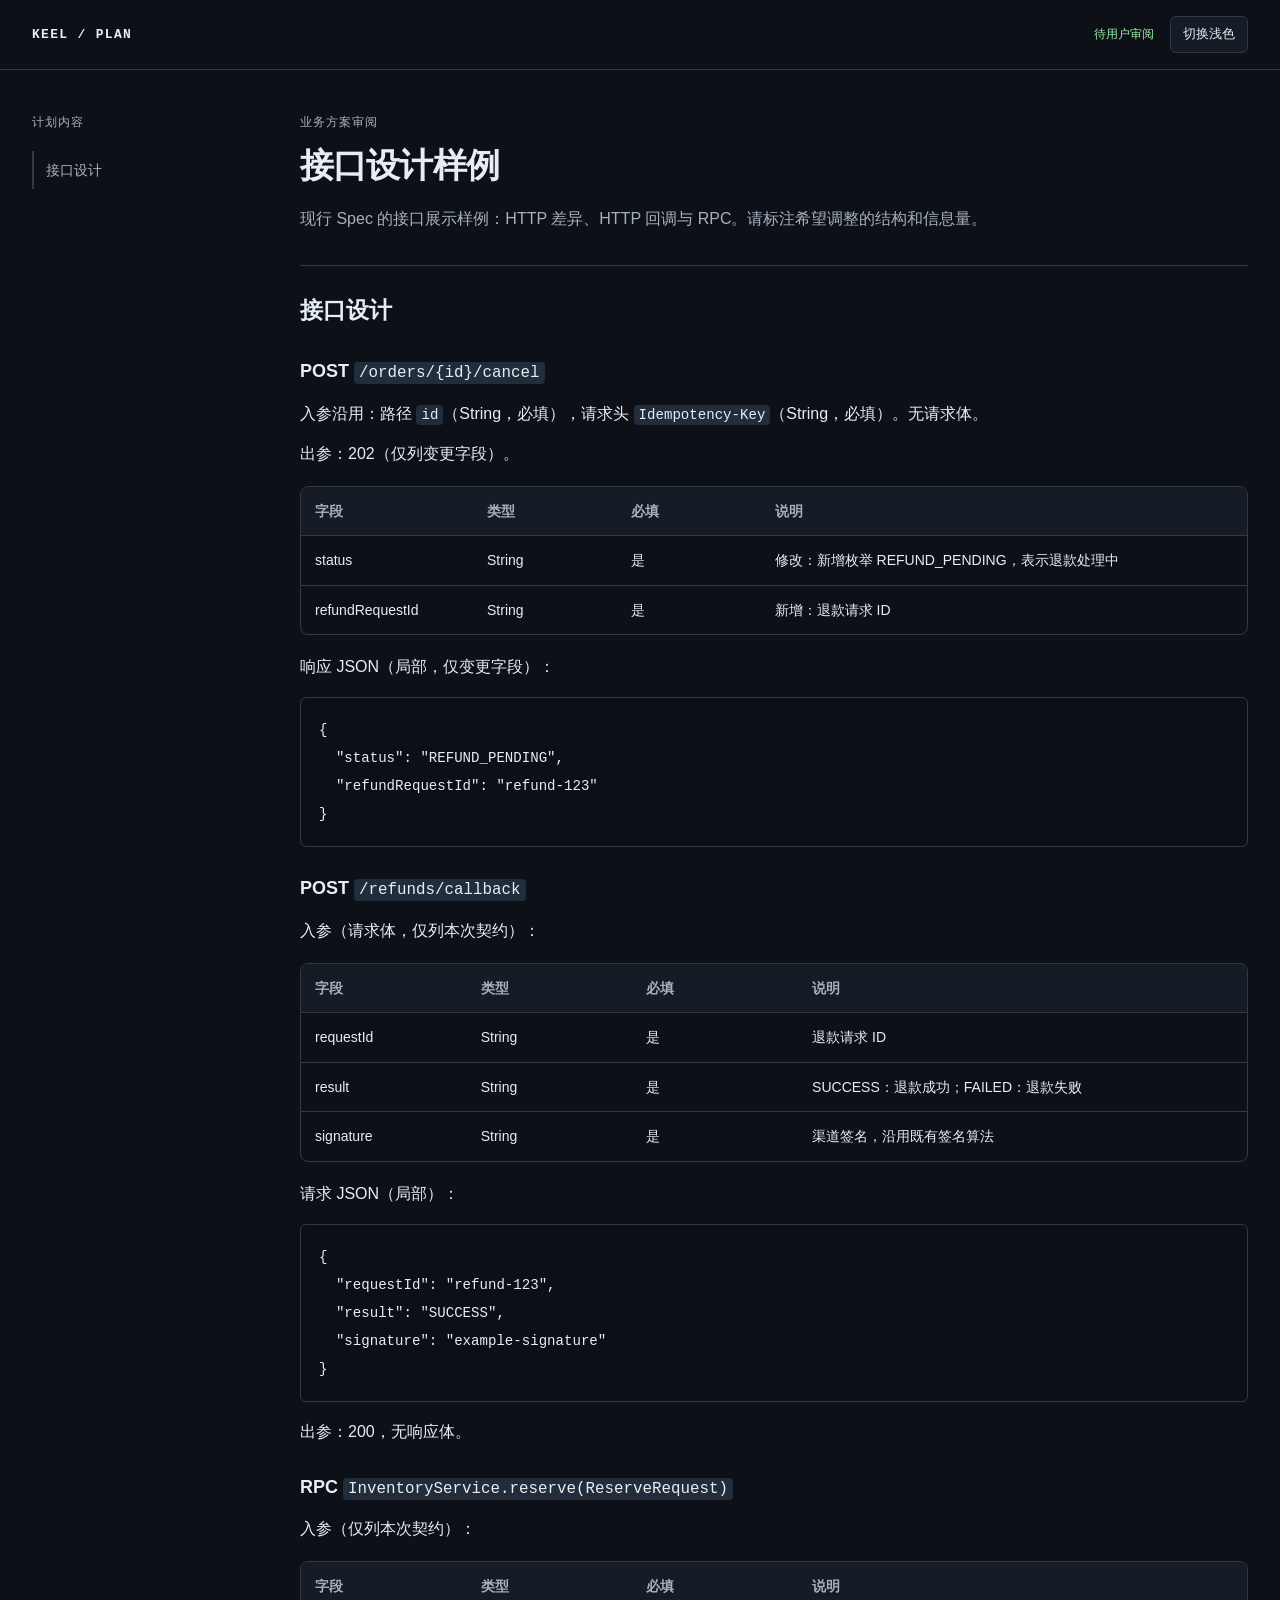
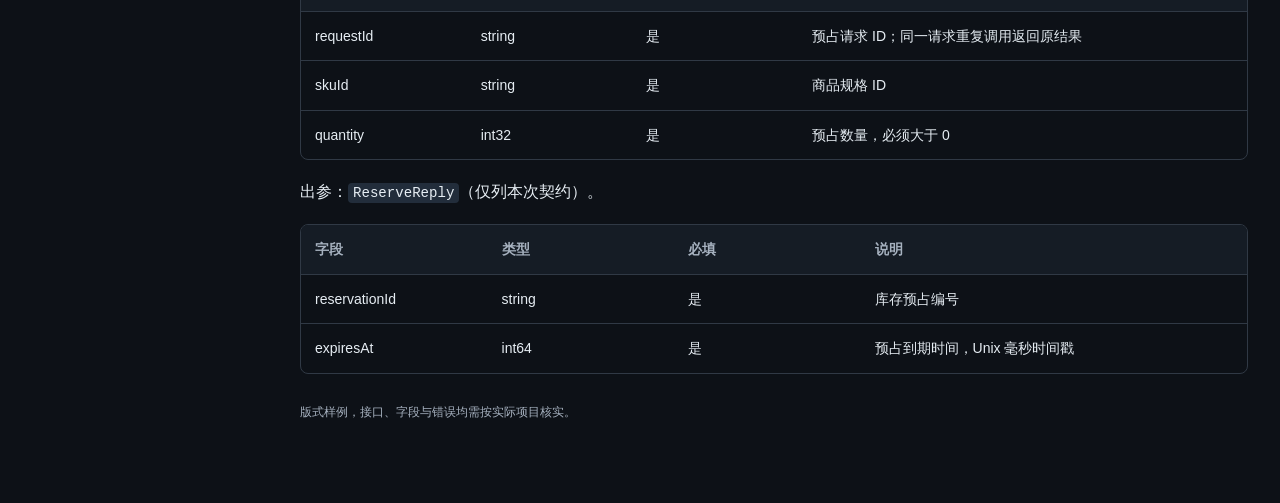
<file: keel-plan/skills/keel-plan/assets/interface-example.html>
<!doctype html>
<html lang="zh-CN" data-theme="dark">
<head>
  <meta charset="utf-8">
  <meta name="viewport" content="width=device-width, initial-scale=1">
  <meta http-equiv="Content-Security-Policy" content="default-src 'none'; script-src 'sha256-0wesMuKAVSl74myctRhveIy+bQia3INX302+7nS8j5E='; style-src 'unsafe-inline'; img-src data:; base-uri 'none'; form-action 'none'">
  <title>接口设计样例 · Keel Plan</title>
  <style>
    :root { color-scheme:dark; --bg:#0d1117; --surface:#151c25; --line:#303945; --text:#e6edf3; --muted:#a6b1bf; --accent:#80baff; --code-bg:#0b1016; --inline-code:#222d3b; --status:#9be9a8; }
    :root[data-theme="light"] { color-scheme:light; --bg:#fff; --surface:#f6f8fa; --line:#d0d7de; --text:#1f2328; --muted:#59636e; --accent:#0969da; --code-bg:#f6f8fa; --inline-code:#eaeef2; --status:#1a7f37; }
    * { box-sizing:border-box; }
    html { scroll-behavior:smooth; scroll-padding-top:90px; }
    body { margin:0; background:var(--bg); color:var(--text); font:16px/1.75 -apple-system,BlinkMacSystemFont,"Segoe UI","PingFang SC","Microsoft YaHei",sans-serif; }
    a { color:var(--accent); text-underline-offset:4px; }
    a:focus-visible,summary:focus-visible,button:focus-visible { outline:2px solid var(--accent); outline-offset:4px; }
    .topbar { border-bottom:1px solid var(--line); padding:16px 32px; display:flex; align-items:center; flex-wrap:wrap; justify-content:space-between; background:var(--bg); gap:12px 20px; }
    .topbar-actions { display:flex; align-items:center; gap:16px; }
    .theme-toggle { font:inherit; font-size:13px; color:var(--text); background:var(--surface); border:1px solid var(--line); border-radius:6px; padding:6px 12px; min-height:36px; cursor:pointer; }
    .theme-toggle:hover { border-color:var(--accent); }
    .brand { font:600 13px/1.8 ui-monospace,monospace; letter-spacing:.1em; }
    .status { color:var(--status); font-size:12px; }
    .layout { display:grid; grid-template-columns:220px minmax(0,1fr); max-width:1440px; margin:auto; gap:48px; padding:42px 32px 80px; }
    aside { position:sticky; top:24px; align-self:start; max-height:calc(100vh - 48px); overflow:auto; }
    .nav-label,.eyebrow { color:var(--muted); font-size:12px; letter-spacing:.08em; }
    nav { margin-top:18px; display:grid; gap:6px; }
    nav a { color:var(--muted); text-decoration:none; border-left:2px solid var(--line); padding:7px 12px; font-size:14px; }
    nav a:hover { color:var(--text); border-color:var(--accent); background:var(--surface); }
    main { min-width:0; }
    h1 { font-size:34px; line-height:1.3; margin:10px 0 18px; letter-spacing:-.025em; }
    .lead { color:var(--muted); margin:0 0 24px; }
    h2 { font-size:23px; padding-top:24px; margin:32px 0 16px; border-top:1px solid var(--line); }
    h3 { font-size:18px; margin:26px 0 12px; }
    h4,h5,h6 { font-size:16px; }
    p,li { overflow-wrap:anywhere; }
    p { margin:12px 0; }
    ul,ol { padding-left:24px; }
    li { margin:8px 0; }
    code { font: .88em/1.6 ui-monospace,SFMono-Regular,Consolas,monospace; background:var(--inline-code); border-radius:4px; padding:2px 5px; }
    pre { overflow:auto; padding:18px; background:var(--code-bg); border:1px solid var(--line); border-radius:6px; }
    pre code { background:none; padding:0; white-space:pre; }
    .sql-keyword { color:#ff7b72; } .sql-type { color:#79c0ff; }
    .sql-string { color:#a5d6ff; } .sql-number { color:#d2a8ff; } .sql-comment { color:#8b949e; }
    :root[data-theme="light"] .sql-keyword { color:#cf222e; }
    :root[data-theme="light"] .sql-type { color:#0550ae; }
    :root[data-theme="light"] .sql-string { color:#0a3069; }
    :root[data-theme="light"] .sql-number { color:#8250df; }
    :root[data-theme="light"] .sql-comment { color:#59636e; }
    .table-wrap { overflow:auto; border:1px solid var(--line); border-radius:8px; margin:18px 0; }
    table { width:100%; border-collapse:collapse; font-size:14px; }
    th { background:var(--surface); text-align:left; color:var(--muted); font-weight:600; }
    th,td { padding:12px 14px; border-bottom:1px solid var(--line); vertical-align:top; min-width:110px; overflow-wrap:anywhere; }
    tr:last-child td { border-bottom:0; }
    figure { margin:22px 0; border:1px solid var(--line); border-radius:10px; overflow:hidden; }
    .diagram { background:#fff; padding:24px; overflow:auto; text-align:center; }
    .diagram img { max-width:100%; height:auto; vertical-align:middle; }
    figcaption { font-size:12px; color:var(--muted); padding:9px 16px; background:var(--surface); }
    details { padding:10px 16px; }
    summary { color:var(--accent); cursor:pointer; font-size:13px; }
    blockquote { border-left:3px solid var(--accent); padding:8px 16px; margin:18px 0; color:var(--muted); background:var(--surface); }
    .source { margin-top:44px; border:1px solid var(--line); border-radius:8px; }
    .source a { display:inline-block; margin-top:16px; }
    footer { color:var(--muted); font-size:12px; margin-top:28px; }
    @media(max-width:900px) { .layout { grid-template-columns:1fr; padding:24px 18px; gap:24px; } aside { position:static; max-height:none; } nav { grid-template-columns:repeat(2,minmax(0,1fr)); } h1 { font-size:28px; } .diagram { text-align:left; } .diagram img { max-width:none; } }
    @media print { :root,:root[data-theme] { color-scheme:light; --bg:white; --text:#111; --line:#ccc; --surface:#f7f7f7; --muted:#555; --accent:#23558b; --code-bg:#f7f7f7; --inline-code:#eee; } aside,.topbar,.source { display:none; } .layout { display:block; padding:0; } figure,table { break-inside:avoid; } }
  </style>
  <script>
    (() => {
      const storageKey = 'keel-plan-theme';
      let theme = 'dark';
      try {
        const saved = localStorage.getItem(storageKey);
        if (saved === 'light' || saved === 'dark') theme = saved;
      } catch (_) {}
      document.documentElement.dataset.theme = theme;
      document.addEventListener('DOMContentLoaded', () => {
        const toggle = document.getElementById('theme-toggle');
        const update = () => {
          document.documentElement.dataset.theme = theme;
          toggle.textContent = theme === 'dark' ? '切换浅色' : '切换深色';
          toggle.setAttribute('aria-label', toggle.textContent + '模式');
        };
        toggle.addEventListener('click', () => {
          theme = theme === 'dark' ? 'light' : 'dark';
          update();
          try { localStorage.setItem(storageKey, theme); } catch (_) {}
        });
        update();
        toggle.hidden = false;
      });
    })();
  </script>
</head>
<body>
  <header class="topbar">
    <span class="brand">KEEL / PLAN</span>
    <div class="topbar-actions">
      <span class="status">待用户审阅</span>
      <button class="theme-toggle" id="theme-toggle" type="button" hidden>切换浅色</button>
    </div>
  </header>
  <div class="layout">
    <aside><div class="nav-label">计划内容</div><nav aria-label="计划章节"><a href="#interfaces">接口设计</a></nav></aside>
    <main>
      <div class="eyebrow">业务方案审阅</div>
      <h1>接口设计样例</h1>
      <p class="lead">现行 Spec 的接口展示样例：HTTP 差异、HTTP 回调与 RPC。请标注希望调整的结构和信息量。</p>
      <article id="plan-content"><section id="interfaces"><h2>接口设计</h2><h3>POST <code>/orders/{id}/cancel</code></h3>
<p>入参沿用：路径 <code>id</code>（String，必填），请求头 <code>Idempotency-Key</code>（String，必填）。无请求体。</p>
<p>出参：202（仅列变更字段）。</p>
<div class="table-wrap"><table><thead><tr><th>字段</th><th>类型</th><th>必填</th><th>说明</th></tr></thead><tbody>
<tr><td>status</td><td>String</td><td>是</td><td>修改：新增枚举 REFUND_PENDING，表示退款处理中</td></tr>
<tr><td>refundRequestId</td><td>String</td><td>是</td><td>新增：退款请求 ID</td></tr>
</tbody></table></div>
<p>响应 JSON（局部，仅变更字段）：</p>
<pre><code>{
  &quot;status&quot;: &quot;REFUND_PENDING&quot;,
  &quot;refundRequestId&quot;: &quot;refund-123&quot;
}</code></pre>
<h3>POST <code>/refunds/callback</code></h3>
<p>入参（请求体，仅列本次契约）：</p>
<div class="table-wrap"><table><thead><tr><th>字段</th><th>类型</th><th>必填</th><th>说明</th></tr></thead><tbody>
<tr><td>requestId</td><td>String</td><td>是</td><td>退款请求 ID</td></tr>
<tr><td>result</td><td>String</td><td>是</td><td>SUCCESS：退款成功；FAILED：退款失败</td></tr>
<tr><td>signature</td><td>String</td><td>是</td><td>渠道签名，沿用既有签名算法</td></tr>
</tbody></table></div>
<p>请求 JSON（局部）：</p>
<pre><code>{
  &quot;requestId&quot;: &quot;refund-123&quot;,
  &quot;result&quot;: &quot;SUCCESS&quot;,
  &quot;signature&quot;: &quot;example-signature&quot;
}</code></pre>
<p>出参：200，无响应体。</p>
<h3>RPC <code>InventoryService.reserve(ReserveRequest)</code></h3>
<p>入参（仅列本次契约）：</p>
<div class="table-wrap"><table><thead><tr><th>字段</th><th>类型</th><th>必填</th><th>说明</th></tr></thead><tbody>
<tr><td>requestId</td><td>string</td><td>是</td><td>预占请求 ID；同一请求重复调用返回原结果</td></tr>
<tr><td>skuId</td><td>string</td><td>是</td><td>商品规格 ID</td></tr>
<tr><td>quantity</td><td>int32</td><td>是</td><td>预占数量，必须大于 0</td></tr>
</tbody></table></div>
<p>出参：<code>ReserveReply</code>（仅列本次契约）。</p>
<div class="table-wrap"><table><thead><tr><th>字段</th><th>类型</th><th>必填</th><th>说明</th></tr></thead><tbody>
<tr><td>reservationId</td><td>string</td><td>是</td><td>库存预占编号</td></tr>
<tr><td>expiresAt</td><td>int64</td><td>是</td><td>预占到期时间，Unix 毫秒时间戳</td></tr>
</tbody></table></div></section></article>
      
      <footer>版式样例，接口、字段与错误均需按实际项目核实。</footer>
    </main>
  </div>
</body>
</html>
</file>
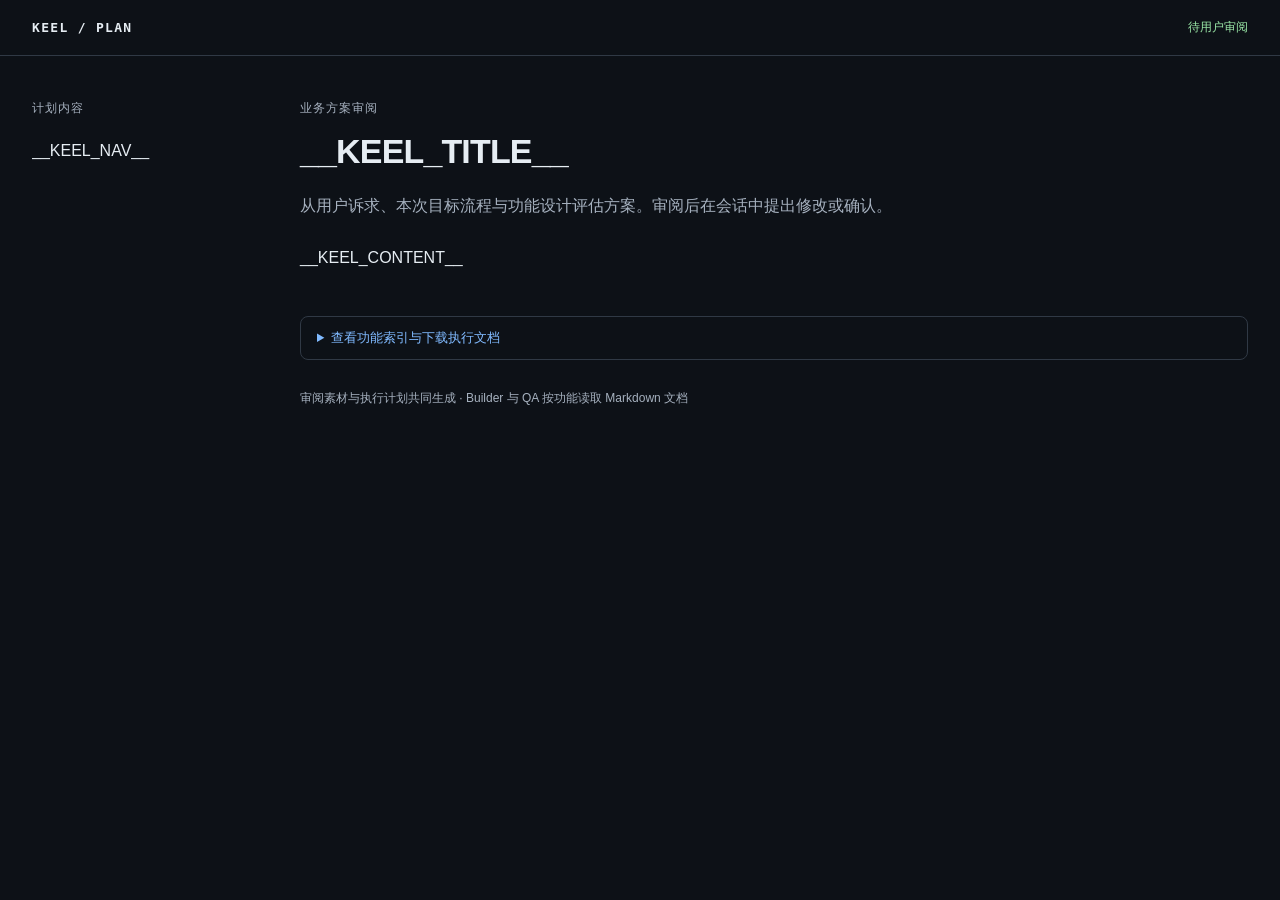
<file: keel-plan/skills/keel-plan/assets/plan-view-template.html>
<!doctype html>
<html lang="zh-CN" data-theme="dark">
<head>
  <meta charset="utf-8">
  <meta name="viewport" content="width=device-width, initial-scale=1">
  <meta http-equiv="Content-Security-Policy" content="default-src 'none'; script-src 'sha256-__KEEL_SCRIPT_HASH__'; style-src 'unsafe-inline'; img-src data:; base-uri 'none'; form-action 'none'">
  <title>__KEEL_TITLE__ · Keel Plan</title>
  <style>
    :root { color-scheme:dark; --bg:#0d1117; --surface:#151c25; --line:#303945; --text:#e6edf3; --muted:#a6b1bf; --accent:#80baff; --code-bg:#0b1016; --inline-code:#222d3b; --status:#9be9a8; }
    :root[data-theme="light"] { color-scheme:light; --bg:#fff; --surface:#f6f8fa; --line:#d0d7de; --text:#1f2328; --muted:#59636e; --accent:#0969da; --code-bg:#f6f8fa; --inline-code:#eaeef2; --status:#1a7f37; }
    * { box-sizing:border-box; }
    html { scroll-behavior:smooth; scroll-padding-top:90px; }
    body { margin:0; background:var(--bg); color:var(--text); font:16px/1.75 -apple-system,BlinkMacSystemFont,"Segoe UI","PingFang SC","Microsoft YaHei",sans-serif; }
    a { color:var(--accent); text-underline-offset:4px; }
    a:focus-visible,summary:focus-visible,button:focus-visible { outline:2px solid var(--accent); outline-offset:4px; }
    .topbar { border-bottom:1px solid var(--line); padding:16px 32px; display:flex; align-items:center; flex-wrap:wrap; justify-content:space-between; background:var(--bg); gap:12px 20px; }
    .topbar-actions { display:flex; align-items:center; gap:16px; }
    .theme-toggle { font:inherit; font-size:13px; color:var(--text); background:var(--surface); border:1px solid var(--line); border-radius:6px; padding:6px 12px; min-height:36px; cursor:pointer; }
    .theme-toggle:hover { border-color:var(--accent); }
    .brand { font:600 13px/1.8 ui-monospace,monospace; letter-spacing:.1em; }
    .status { color:var(--status); font-size:12px; }
    .layout { display:grid; grid-template-columns:220px minmax(0,1fr); max-width:1440px; margin:auto; gap:48px; padding:42px 32px 80px; }
    aside { position:sticky; top:24px; align-self:start; max-height:calc(100vh - 48px); overflow:auto; }
    .nav-label,.eyebrow { color:var(--muted); font-size:12px; letter-spacing:.08em; }
    nav { margin-top:18px; display:grid; gap:6px; }
    nav a { color:var(--muted); text-decoration:none; border-left:2px solid var(--line); padding:7px 12px; font-size:14px; }
    nav a:hover { color:var(--text); border-color:var(--accent); background:var(--surface); }
    main { min-width:0; }
    h1 { font-size:34px; line-height:1.3; margin:10px 0 18px; letter-spacing:-.025em; }
    .lead { color:var(--muted); margin:0 0 24px; }
    h2 { font-size:23px; padding-top:24px; margin:32px 0 16px; border-top:1px solid var(--line); }
    h3 { font-size:18px; margin:26px 0 12px; }
    h4,h5,h6 { font-size:16px; }
    p,li { overflow-wrap:anywhere; }
    p { margin:12px 0; }
    ul,ol { padding-left:24px; }
    li { margin:8px 0; }
    code { font: .88em/1.6 ui-monospace,SFMono-Regular,Consolas,monospace; background:var(--inline-code); border-radius:4px; padding:2px 5px; }
    pre { overflow:auto; padding:18px; background:var(--code-bg); border:1px solid var(--line); border-radius:6px; }
    pre code { background:none; padding:0; white-space:pre; }
    .sql-keyword { color:#ff7b72; } .sql-type { color:#79c0ff; }
    .sql-string { color:#a5d6ff; } .sql-number { color:#d2a8ff; } .sql-comment { color:#8b949e; }
    :root[data-theme="light"] .sql-keyword { color:#cf222e; }
    :root[data-theme="light"] .sql-type { color:#0550ae; }
    :root[data-theme="light"] .sql-string { color:#0a3069; }
    :root[data-theme="light"] .sql-number { color:#8250df; }
    :root[data-theme="light"] .sql-comment { color:#59636e; }
    .table-wrap { overflow:auto; border:1px solid var(--line); border-radius:8px; margin:18px 0; }
    table { width:100%; border-collapse:collapse; font-size:14px; }
    th { background:var(--surface); text-align:left; color:var(--muted); font-weight:600; }
    th,td { padding:12px 14px; border-bottom:1px solid var(--line); vertical-align:top; min-width:110px; overflow-wrap:anywhere; }
    tr:last-child td { border-bottom:0; }
    figure { margin:22px 0; border:1px solid var(--line); border-radius:10px; overflow:hidden; }
    .diagram { background:#fff; padding:24px; overflow:auto; text-align:center; }
    .diagram img { max-width:100%; height:auto; vertical-align:middle; }
    figcaption { font-size:12px; color:var(--muted); padding:9px 16px; background:var(--surface); }
    details { padding:10px 16px; }
    summary { color:var(--accent); cursor:pointer; font-size:13px; }
    blockquote { border-left:3px solid var(--accent); padding:8px 16px; margin:18px 0; color:var(--muted); background:var(--surface); }
    .source { margin-top:44px; border:1px solid var(--line); border-radius:8px; }
    .source a { display:inline-block; margin-top:16px; }
    footer { color:var(--muted); font-size:12px; margin-top:28px; }
    @media(max-width:900px) { .layout { grid-template-columns:1fr; padding:24px 18px; gap:24px; } aside { position:static; max-height:none; } nav { grid-template-columns:repeat(2,minmax(0,1fr)); } h1 { font-size:28px; } .diagram { text-align:left; } .diagram img { max-width:none; } }
    @media print { :root,:root[data-theme] { color-scheme:light; --bg:white; --text:#111; --line:#ccc; --surface:#f7f7f7; --muted:#555; --accent:#23558b; --code-bg:#f7f7f7; --inline-code:#eee; } aside,.topbar,.source { display:none; } .layout { display:block; padding:0; } figure,table { break-inside:avoid; } }
  </style>
  <script>
    (() => {
      const storageKey = 'keel-plan-theme';
      let theme = 'dark';
      try {
        const saved = localStorage.getItem(storageKey);
        if (saved === 'light' || saved === 'dark') theme = saved;
      } catch (_) {}
      document.documentElement.dataset.theme = theme;
      document.addEventListener('DOMContentLoaded', () => {
        const toggle = document.getElementById('theme-toggle');
        const update = () => {
          document.documentElement.dataset.theme = theme;
          toggle.textContent = theme === 'dark' ? '切换浅色' : '切换深色';
          toggle.setAttribute('aria-label', toggle.textContent + '模式');
        };
        toggle.addEventListener('click', () => {
          theme = theme === 'dark' ? 'light' : 'dark';
          update();
          try { localStorage.setItem(storageKey, theme); } catch (_) {}
        });
        update();
        toggle.hidden = false;
      });
    })();
  </script>
</head>
<body>
  <header class="topbar">
    <span class="brand">KEEL / PLAN</span>
    <div class="topbar-actions">
      <span class="status">待用户审阅</span>
      <button class="theme-toggle" id="theme-toggle" type="button" hidden>切换浅色</button>
    </div>
  </header>
  <div class="layout">
    <aside><div class="nav-label">计划内容</div><nav aria-label="计划章节">__KEEL_NAV__</nav></aside>
    <main>
      <div class="eyebrow">业务方案审阅</div>
      <h1>__KEEL_TITLE__</h1>
      <p class="lead">从用户诉求、本次目标流程与功能设计评估方案。审阅后在会话中提出修改或确认。</p>
      <article id="plan-content">__KEEL_CONTENT__</article>
      <details class="source"><summary>查看功能索引与下载执行文档</summary>
        <a download="__KEEL_FILE_NAME__" href="[data-uri]">下载执行文档包（索引 + 各功能 MD）</a>
        <pre><code>__KEEL_SOURCE__</code></pre>
      </details>
      <footer>审阅素材与执行计划共同生成 · Builder 与 QA 按功能读取 Markdown 文档</footer>
    </main>
  </div>
</body>
</html>
</file>
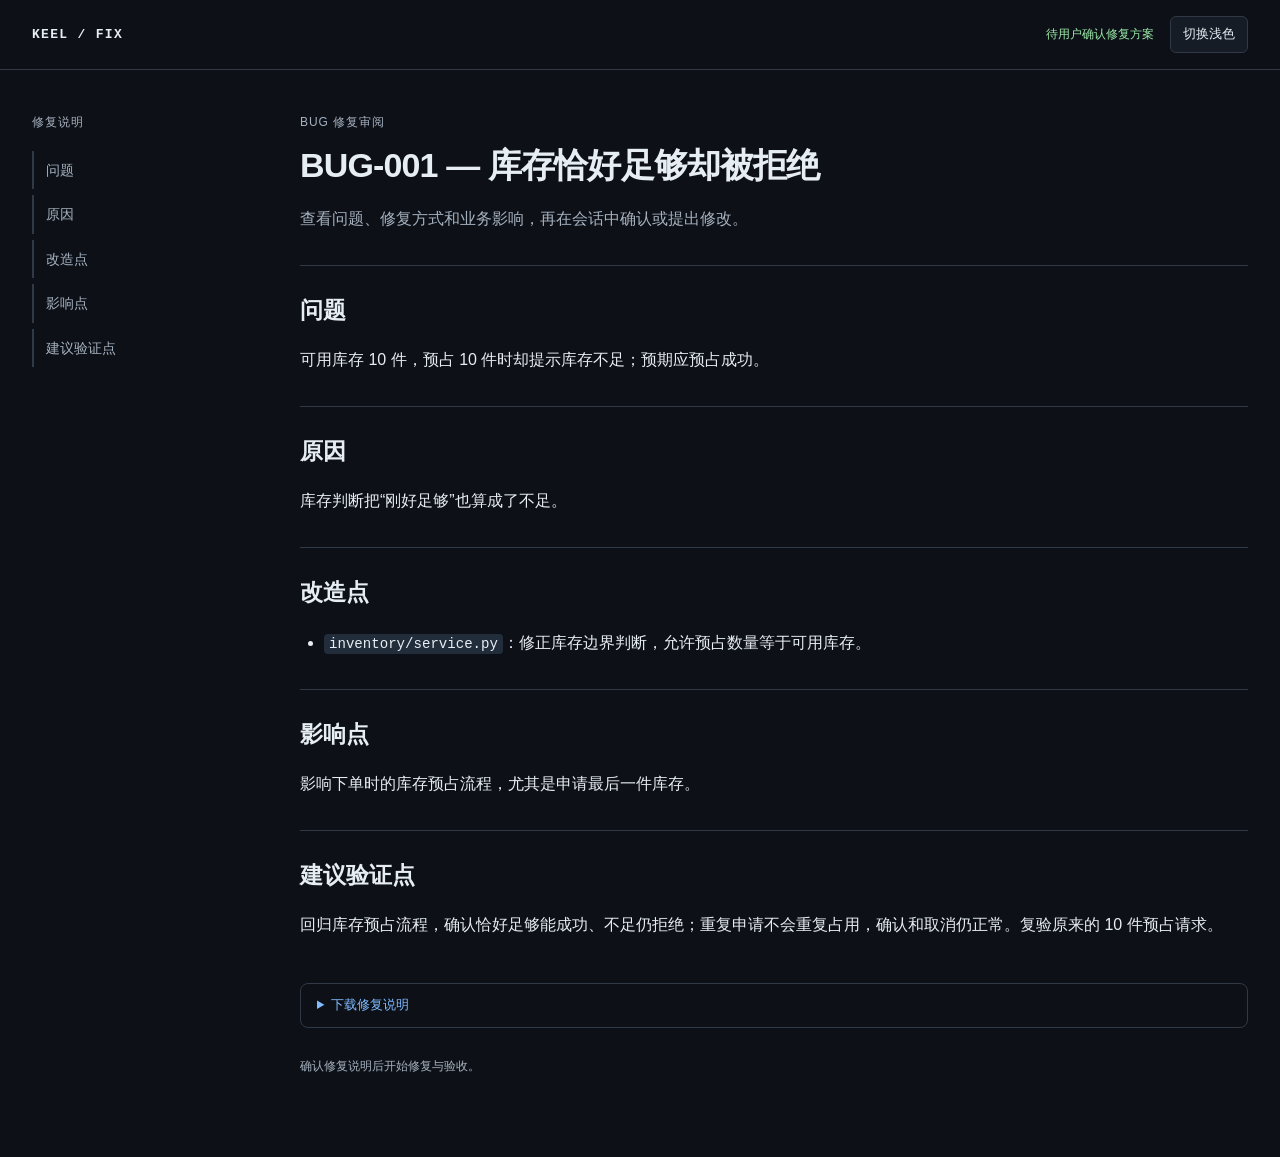
<file: keel-test/.keel/bugs/BUG-001/bug.html>
<!doctype html>
<html lang="zh-CN" data-theme="dark"><head><meta charset="utf-8">
<meta name="viewport" content="width=device-width, initial-scale=1">
<meta http-equiv="Content-Security-Policy" content="default-src 'none'; script-src 'sha256-0wesMuKAVSl74myctRhveIy+bQia3INX302+7nS8j5E='; style-src 'unsafe-inline'; img-src data:; base-uri 'none'; form-action 'none'">
<title>BUG-001 — 库存恰好足够却被拒绝 · Keel Fix</title><style>
    :root { color-scheme:dark; --bg:#0d1117; --surface:#151c25; --line:#303945; --text:#e6edf3; --muted:#a6b1bf; --accent:#80baff; --code-bg:#0b1016; --inline-code:#222d3b; --status:#9be9a8; }
    :root[data-theme="light"] { color-scheme:light; --bg:#fff; --surface:#f6f8fa; --line:#d0d7de; --text:#1f2328; --muted:#59636e; --accent:#0969da; --code-bg:#f6f8fa; --inline-code:#eaeef2; --status:#1a7f37; }
    * { box-sizing:border-box; }
    html { scroll-behavior:smooth; scroll-padding-top:90px; }
    body { margin:0; background:var(--bg); color:var(--text); font:16px/1.75 -apple-system,BlinkMacSystemFont,"Segoe UI","PingFang SC","Microsoft YaHei",sans-serif; }
    a { color:var(--accent); text-underline-offset:4px; }
    a:focus-visible,summary:focus-visible,button:focus-visible { outline:2px solid var(--accent); outline-offset:4px; }
    .topbar { border-bottom:1px solid var(--line); padding:16px 32px; display:flex; align-items:center; flex-wrap:wrap; justify-content:space-between; background:var(--bg); gap:12px 20px; }
    .topbar-actions { display:flex; align-items:center; gap:16px; }
    .theme-toggle { font:inherit; font-size:13px; color:var(--text); background:var(--surface); border:1px solid var(--line); border-radius:6px; padding:6px 12px; min-height:36px; cursor:pointer; }
    .theme-toggle:hover { border-color:var(--accent); }
    .brand { font:600 13px/1.8 ui-monospace,monospace; letter-spacing:.1em; }
    .status { color:var(--status); font-size:12px; }
    .layout { display:grid; grid-template-columns:220px minmax(0,1fr); max-width:1440px; margin:auto; gap:48px; padding:42px 32px 80px; }
    aside { position:sticky; top:24px; align-self:start; max-height:calc(100vh - 48px); overflow:auto; }
    .nav-label,.eyebrow { color:var(--muted); font-size:12px; letter-spacing:.08em; }
    nav { margin-top:18px; display:grid; gap:6px; }
    nav a { color:var(--muted); text-decoration:none; border-left:2px solid var(--line); padding:7px 12px; font-size:14px; }
    nav a:hover { color:var(--text); border-color:var(--accent); background:var(--surface); }
    main { min-width:0; }
    h1 { font-size:34px; line-height:1.3; margin:10px 0 18px; letter-spacing:-.025em; }
    .lead { color:var(--muted); margin:0 0 24px; }
    h2 { font-size:23px; padding-top:24px; margin:32px 0 16px; border-top:1px solid var(--line); }
    h3 { font-size:18px; margin:26px 0 12px; }
    h4,h5,h6 { font-size:16px; }
    p,li { overflow-wrap:anywhere; }
    p { margin:12px 0; }
    ul,ol { padding-left:24px; }
    li { margin:8px 0; }
    code { font: .88em/1.6 ui-monospace,SFMono-Regular,Consolas,monospace; background:var(--inline-code); border-radius:4px; padding:2px 5px; }
    pre { overflow:auto; padding:18px; background:var(--code-bg); border:1px solid var(--line); border-radius:6px; }
    pre code { background:none; padding:0; white-space:pre; }
    .table-wrap { overflow:auto; border:1px solid var(--line); border-radius:8px; margin:18px 0; }
    table { width:100%; border-collapse:collapse; font-size:14px; }
    th { background:var(--surface); text-align:left; color:var(--muted); font-weight:600; }
    th,td { padding:12px 14px; border-bottom:1px solid var(--line); vertical-align:top; min-width:110px; overflow-wrap:anywhere; }
    tr:last-child td { border-bottom:0; }
    figure { margin:22px 0; border:1px solid var(--line); border-radius:10px; overflow:hidden; }
    .diagram { background:#fff; padding:24px; overflow:auto; text-align:center; }
    .diagram img { max-width:100%; height:auto; vertical-align:middle; }
    figcaption { font-size:12px; color:var(--muted); padding:9px 16px; background:var(--surface); }
    details { padding:10px 16px; }
    summary { color:var(--accent); cursor:pointer; font-size:13px; }
    blockquote { border-left:3px solid var(--accent); padding:8px 16px; margin:18px 0; color:var(--muted); background:var(--surface); }
    .source { margin-top:44px; border:1px solid var(--line); border-radius:8px; }
    .source a { display:inline-block; margin-top:16px; }
    footer { color:var(--muted); font-size:12px; margin-top:28px; }
    @media(max-width:900px) { .layout { grid-template-columns:1fr; padding:24px 18px; gap:24px; } aside { position:static; max-height:none; } nav { grid-template-columns:repeat(2,minmax(0,1fr)); } h1 { font-size:28px; } .diagram { text-align:left; } .diagram img { max-width:none; } }
    @media print { :root,:root[data-theme] { color-scheme:light; --bg:white; --text:#111; --line:#ccc; --surface:#f7f7f7; --muted:#555; --accent:#23558b; --code-bg:#f7f7f7; --inline-code:#eee; } aside,.topbar,.source { display:none; } .layout { display:block; padding:0; } figure,table { break-inside:avoid; } }
  </style><script>
    (() => {
      const storageKey = 'keel-plan-theme';
      let theme = 'dark';
      try {
        const saved = localStorage.getItem(storageKey);
        if (saved === 'light' || saved === 'dark') theme = saved;
      } catch (_) {}
      document.documentElement.dataset.theme = theme;
      document.addEventListener('DOMContentLoaded', () => {
        const toggle = document.getElementById('theme-toggle');
        const update = () => {
          document.documentElement.dataset.theme = theme;
          toggle.textContent = theme === 'dark' ? '切换浅色' : '切换深色';
          toggle.setAttribute('aria-label', toggle.textContent + '模式');
        };
        toggle.addEventListener('click', () => {
          theme = theme === 'dark' ? 'light' : 'dark';
          update();
          try { localStorage.setItem(storageKey, theme); } catch (_) {}
        });
        update();
        toggle.hidden = false;
      });
    })();
  </script></head>
<body><header class="topbar"><span class="brand">KEEL / FIX</span><div class="topbar-actions">
<span class="status">待用户确认修复方案</span><button class="theme-toggle" id="theme-toggle" type="button" hidden>切换浅色</button></div></header>
<div class="layout"><aside><div class="nav-label">修复说明</div><nav aria-label="修复章节"><a href="#section-1">问题</a><a href="#section-2">原因</a><a href="#section-3">改造点</a><a href="#section-4">影响点</a><a href="#section-5">建议验证点</a></nav></aside>
<main><div class="eyebrow">BUG 修复审阅</div><h1>BUG-001 — 库存恰好足够却被拒绝</h1>
<p class="lead">查看问题、修复方式和业务影响，再在会话中确认或提出修改。</p>
<article id="fix-content"><h2 id="section-1">问题</h2>
<p>可用库存 10 件，预占 10 件时却提示库存不足；预期应预占成功。</p><h2 id="section-2">原因</h2>
<p>库存判断把“刚好足够”也算成了不足。</p><h2 id="section-3">改造点</h2>
<ul>
<li><code>inventory/service.py</code>：修正库存边界判断，允许预占数量等于可用库存。</li>
</ul><h2 id="section-4">影响点</h2>
<p>影响下单时的库存预占流程，尤其是申请最后一件库存。</p><h2 id="section-5">建议验证点</h2>
<p>回归库存预占流程，确认恰好足够能成功、不足仍拒绝；重复申请不会重复占用，确认和取消仍正常。复验原来的 10 件预占请求。</p></article>
<details class="source"><summary>下载修复说明</summary>
<a download="bug.md" href="[data-uri]">下载 Markdown</a>
</details>
<footer>确认修复说明后开始修复与验收。</footer>
</main></div></body></html>
</file>
